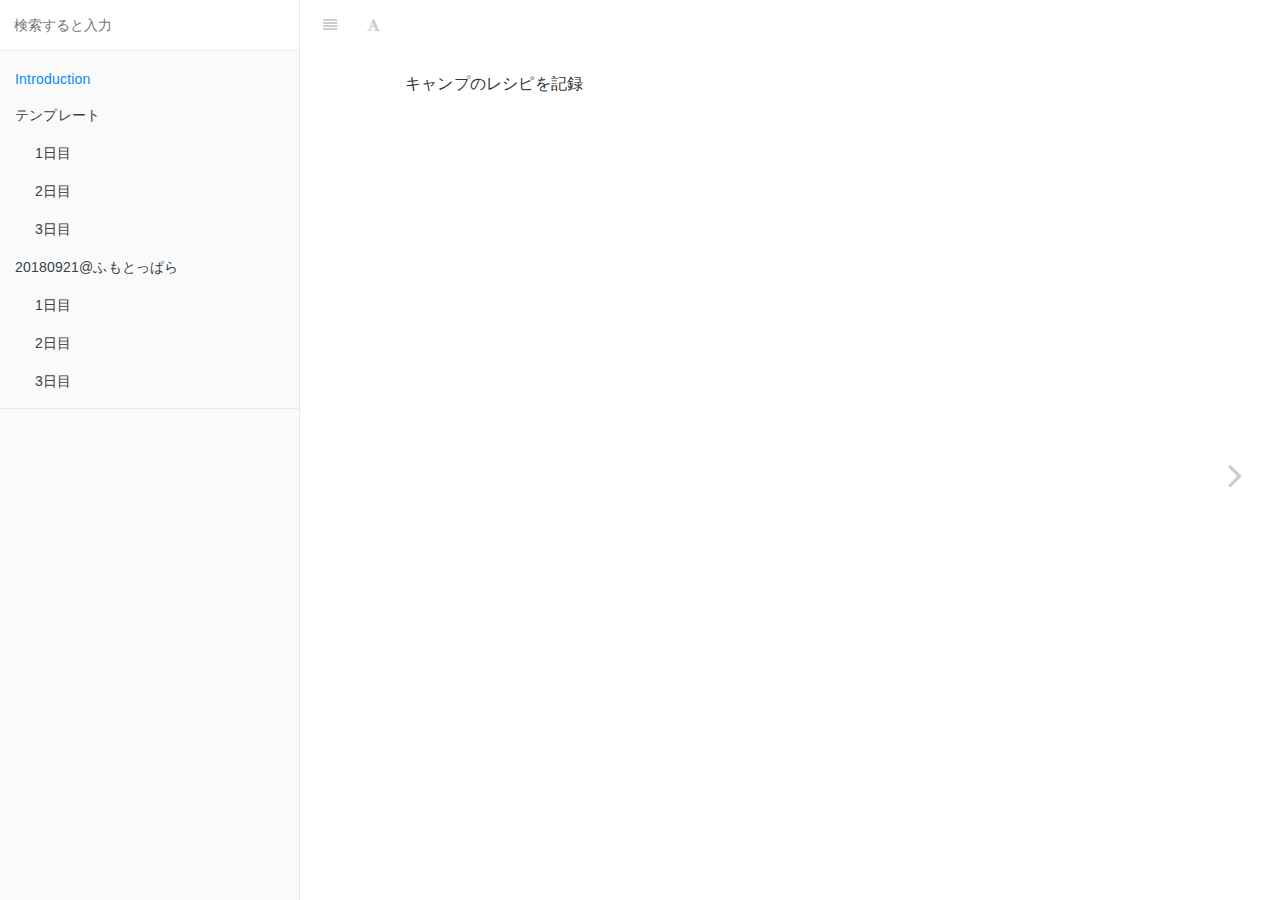
<file: docs/index.html>
<!DOCTYPE HTML>
<html lang="ja" >
    <head>
        <meta charset="UTF-8">
        <meta content="text/html; charset=utf-8" http-equiv="Content-Type">
        <title>Introduction · GitBook</title>
        <meta http-equiv="X-UA-Compatible" content="IE=edge" />
        <meta name="description" content="">
        <meta name="generator" content="GitBook 3.2.3">
        
        
        
    
    <link rel="stylesheet" href="gitbook/style.css">

    
            
                
                <link rel="stylesheet" href="gitbook/gitbook-plugin-highlight/website.css">
                
            
                
                <link rel="stylesheet" href="gitbook/gitbook-plugin-search/search.css">
                
            
                
                <link rel="stylesheet" href="gitbook/gitbook-plugin-fontsettings/website.css">
                
            
        

    

    
        
        <link rel="stylesheet" href="styles/website.css">
        
    
        
    
        
    
        
    
        
    
        
    

        
    
    
    <meta name="HandheldFriendly" content="true"/>
    <meta name="viewport" content="width=device-width, initial-scale=1, user-scalable=no">
    <meta name="apple-mobile-web-app-capable" content="yes">
    <meta name="apple-mobile-web-app-status-bar-style" content="black">
    <link rel="apple-touch-icon-precomposed" sizes="152x152" href="gitbook/images/apple-touch-icon-precomposed-152.png">
    <link rel="shortcut icon" href="gitbook/images/favicon.ico" type="image/x-icon">

    
    <link rel="next" href="contents/template.html" />
    
    

    </head>
    <body>
        
<div class="book">
    <div class="book-summary">
        
            
<div id="book-search-input" role="search">
    <input type="text" placeholder="検索すると入力" />
</div>

            
                <nav role="navigation">
                


<ul class="summary">
    
    

    

    
        
        
    
        <li class="chapter active" data-level="1.1" data-path="./">
            
                <a href="./">
            
                    
                    Introduction
            
                </a>
            

            
        </li>
    
        <li class="chapter " data-level="1.2" data-path="contents/template.html">
            
                <a href="contents/template.html">
            
                    
                    テンプレート
            
                </a>
            

            
            <ul class="articles">
                
    
        <li class="chapter " data-level="1.2.1" data-path="contents/template.html">
            
                <a href="contents/template.html#■1日目">
            
                    
                    1日目
            
                </a>
            

            
        </li>
    
        <li class="chapter " data-level="1.2.2" data-path="contents/template.html">
            
                <a href="contents/template.html#■2日目">
            
                    
                    2日目
            
                </a>
            

            
        </li>
    
        <li class="chapter " data-level="1.2.3" data-path="contents/template.html">
            
                <a href="contents/template.html#■3日目">
            
                    
                    3日目
            
                </a>
            

            
        </li>
    

            </ul>
            
        </li>
    
        <li class="chapter " data-level="1.3" data-path="contents/20180921.html">
            
                <a href="contents/20180921.html">
            
                    
                    20180921@ふもとっぱら
            
                </a>
            

            
            <ul class="articles">
                
    
        <li class="chapter " data-level="1.3.1" data-path="contents/20180921.html">
            
                <a href="contents/20180921.html#■1日目">
            
                    
                    1日目
            
                </a>
            

            
        </li>
    
        <li class="chapter " data-level="1.3.2" data-path="contents/20180921.html">
            
                <a href="contents/20180921.html#■2日目">
            
                    
                    2日目
            
                </a>
            

            
        </li>
    
        <li class="chapter " data-level="1.3.3" data-path="contents/20180921.html">
            
                <a href="contents/20180921.html#■3日目">
            
                    
                    3日目
            
                </a>
            

            
        </li>
    

            </ul>
            
        </li>
    

    

    <li class="divider"></li>

    <li>
        <a href="https://www.gitbook.com" target="blank" class="gitbook-link">
            GitBookで公開 
        </a>
    </li>
</ul>


                </nav>
            
        
    </div>

    <div class="book-body">
        
            <div class="body-inner">
                
                    

<div class="book-header" role="navigation">
    

    <!-- Title -->
    <h1>
        <i class="fa fa-circle-o-notch fa-spin"></i>
        <a href="." >Introduction</a>
    </h1>
</div>




                    <div class="page-wrapper" tabindex="-1" role="main">
                        <div class="page-inner">
                            
<div id="book-search-results">
    <div class="search-noresults">
    
                                <section class="normal markdown-section">
                                
                                <p>&#x30AD;&#x30E3;&#x30F3;&#x30D7;&#x306E;&#x30EC;&#x30B7;&#x30D4;&#x3092;&#x8A18;&#x9332;</p>

                                
                                </section>
                            
    </div>
    <div class="search-results">
        <div class="has-results">
            
            <h1 class="search-results-title"><span class='search-results-count'></span> results matching "<span class='search-query'></span>"</h1>
            <ul class="search-results-list"></ul>
            
        </div>
        <div class="no-results">
            
            <h1 class="search-results-title">No results matching "<span class='search-query'></span>"</h1>
            
        </div>
    </div>
</div>

                        </div>
                    </div>
                
            </div>

            
                
                
                <a href="contents/template.html" class="navigation navigation-next navigation-unique" aria-label="Next page: テンプレート">
                    <i class="fa fa-angle-right"></i>
                </a>
                
            
        
    </div>

    <script>
        var gitbook = gitbook || [];
        gitbook.push(function() {
            gitbook.page.hasChanged({"page":{"title":"Introduction","level":"1.1","depth":1,"next":{"title":"テンプレート","level":"1.2","depth":1,"path":"contents/template.md","ref":"contents/template.md","articles":[{"title":"1日目","level":"1.2.1","depth":2,"anchor":"#■1日目","path":"contents/template.md","ref":"contents/template.md#■1日目","articles":[]},{"title":"2日目","level":"1.2.2","depth":2,"anchor":"#■2日目","path":"contents/template.md","ref":"contents/template.md#■2日目","articles":[]},{"title":"3日目","level":"1.2.3","depth":2,"anchor":"#■3日目","path":"contents/template.md","ref":"contents/template.md#■3日目","articles":[]}]},"dir":"ltr"},"config":{"plugins":["-sharing","hide-published-with"],"styles":{"website":"styles/website.css","pdf":"styles/pdf.css","epub":"styles/epub.css","mobi":"styles/mobi.css","ebook":"styles/ebook.css","print":"styles/print.css"},"pluginsConfig":{"hide-published-with":{},"highlight":{},"search":{},"lunr":{"maxIndexSize":1000000,"ignoreSpecialCharacters":false},"fontsettings":{"theme":"white","family":"sans","size":2},"theme-default":{"styles":{"website":"styles/website.css","pdf":"styles/pdf.css","epub":"styles/epub.css","mobi":"styles/mobi.css","ebook":"styles/ebook.css","print":"styles/print.css"},"showLevel":false}},"theme":"default","pdf":{"pageNumbers":true,"fontSize":12,"fontFamily":"Arial","paperSize":"a4","chapterMark":"pagebreak","pageBreaksBefore":"/","margin":{"right":62,"left":62,"top":56,"bottom":56}},"structure":{"langs":"LANGS.md","readme":"README.md","glossary":"GLOSSARY.md","summary":"SUMMARY.md"},"variables":{},"language":"ja","gitbook":"*"},"file":{"path":"README.md","mtime":"2018-09-19T03:14:12.743Z","type":"markdown"},"gitbook":{"version":"3.2.3","time":"2018-09-20T00:59:11.154Z"},"basePath":".","book":{"language":""}});
        });
    </script>
</div>

        
    <script src="gitbook/gitbook.js"></script>
    <script src="gitbook/theme.js"></script>
    
        
        <script src="gitbook/gitbook-plugin-hide-published-with/plugin.js"></script>
        
    
        
        <script src="gitbook/gitbook-plugin-search/search-engine.js"></script>
        
    
        
        <script src="gitbook/gitbook-plugin-search/search.js"></script>
        
    
        
        <script src="gitbook/gitbook-plugin-lunr/lunr.min.js"></script>
        
    
        
        <script src="gitbook/gitbook-plugin-lunr/search-lunr.js"></script>
        
    
        
        <script src="gitbook/gitbook-plugin-fontsettings/fontsettings.js"></script>
        
    

    </body>
</html>
</file>
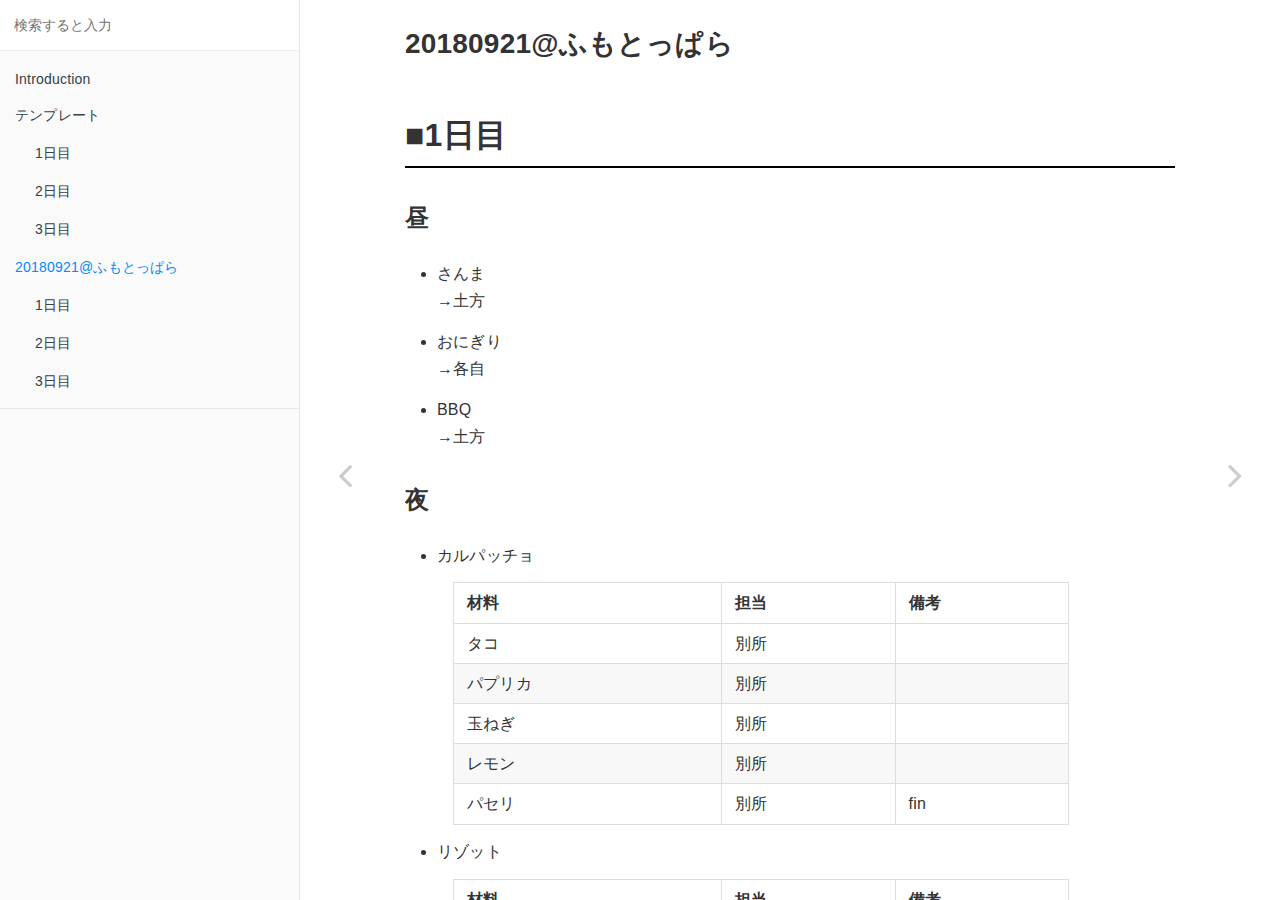
<file: docs/contents/20180921.html>
<!DOCTYPE HTML>
<html lang="ja" >
    <head>
        <meta charset="UTF-8">
        <meta content="text/html; charset=utf-8" http-equiv="Content-Type">
        <title>20180921@ふもとっぱら · GitBook</title>
        <meta http-equiv="X-UA-Compatible" content="IE=edge" />
        <meta name="description" content="">
        <meta name="generator" content="GitBook 3.2.3">
        
        
        
    
    <link rel="stylesheet" href="../gitbook/style.css">

    
            
                
                <link rel="stylesheet" href="../gitbook/gitbook-plugin-highlight/website.css">
                
            
                
                <link rel="stylesheet" href="../gitbook/gitbook-plugin-search/search.css">
                
            
                
                <link rel="stylesheet" href="../gitbook/gitbook-plugin-fontsettings/website.css">
                
            
        

    

    
        
        <link rel="stylesheet" href="../styles/website.css">
        
    
        
    
        
    
        
    
        
    
        
    

        
    
    
    <meta name="HandheldFriendly" content="true"/>
    <meta name="viewport" content="width=device-width, initial-scale=1, user-scalable=no">
    <meta name="apple-mobile-web-app-capable" content="yes">
    <meta name="apple-mobile-web-app-status-bar-style" content="black">
    <link rel="apple-touch-icon-precomposed" sizes="152x152" href="../gitbook/images/apple-touch-icon-precomposed-152.png">
    <link rel="shortcut icon" href="../gitbook/images/favicon.ico" type="image/x-icon">

    
    <link rel="next" href="20180921.html" />
    
    
    <link rel="prev" href="template.html" />
    

    </head>
    <body>
        
<div class="book">
    <div class="book-summary">
        
            
<div id="book-search-input" role="search">
    <input type="text" placeholder="検索すると入力" />
</div>

            
                <nav role="navigation">
                


<ul class="summary">
    
    

    

    
        
        
    
        <li class="chapter " data-level="1.1" data-path="../">
            
                <a href="../">
            
                    
                    Introduction
            
                </a>
            

            
        </li>
    
        <li class="chapter " data-level="1.2" data-path="template.html">
            
                <a href="template.html">
            
                    
                    テンプレート
            
                </a>
            

            
            <ul class="articles">
                
    
        <li class="chapter " data-level="1.2.1" data-path="template.html">
            
                <a href="template.html#■1日目">
            
                    
                    1日目
            
                </a>
            

            
        </li>
    
        <li class="chapter " data-level="1.2.2" data-path="template.html">
            
                <a href="template.html#■2日目">
            
                    
                    2日目
            
                </a>
            

            
        </li>
    
        <li class="chapter " data-level="1.2.3" data-path="template.html">
            
                <a href="template.html#■3日目">
            
                    
                    3日目
            
                </a>
            

            
        </li>
    

            </ul>
            
        </li>
    
        <li class="chapter active" data-level="1.3" data-path="20180921.html">
            
                <a href="20180921.html">
            
                    
                    20180921@ふもとっぱら
            
                </a>
            

            
            <ul class="articles">
                
    
        <li class="chapter " data-level="1.3.1" data-path="20180921.html">
            
                <a href="20180921.html#■1日目">
            
                    
                    1日目
            
                </a>
            

            
        </li>
    
        <li class="chapter " data-level="1.3.2" data-path="20180921.html">
            
                <a href="20180921.html#■2日目">
            
                    
                    2日目
            
                </a>
            

            
        </li>
    
        <li class="chapter " data-level="1.3.3" data-path="20180921.html">
            
                <a href="20180921.html#■3日目">
            
                    
                    3日目
            
                </a>
            

            
        </li>
    

            </ul>
            
        </li>
    

    

    <li class="divider"></li>

    <li>
        <a href="https://www.gitbook.com" target="blank" class="gitbook-link">
            GitBookで公開 
        </a>
    </li>
</ul>


                </nav>
            
        
    </div>

    <div class="book-body">
        
            <div class="body-inner">
                
                    

<div class="book-header" role="navigation">
    

    <!-- Title -->
    <h1>
        <i class="fa fa-circle-o-notch fa-spin"></i>
        <a href=".." >20180921@ふもとっぱら</a>
    </h1>
</div>




                    <div class="page-wrapper" tabindex="-1" role="main">
                        <div class="page-inner">
                            
<div id="book-search-results">
    <div class="search-noresults">
    
                                <section class="normal markdown-section">
                                
                                <h2 id="20180921&#x3075;&#x3082;&#x3068;&#x3063;&#x3071;&#x3089;">20180921@&#x3075;&#x3082;&#x3068;&#x3063;&#x3071;&#x3089;</h2>
<h1 id="&#x25A0;1&#x65E5;&#x76EE;">&#x25A0;1&#x65E5;&#x76EE;</h1>
<h3 id="&#x663C;">&#x663C;</h3>
<ul>
<li><p>&#x3055;&#x3093;&#x307E;<br>&#x2192;&#x571F;&#x65B9;</p>
</li>
<li><p>&#x304A;&#x306B;&#x304E;&#x308A;<br>&#x2192;&#x5404;&#x81EA;</p>
</li>
<li><p>BBQ<br>&#x2192;&#x571F;&#x65B9;</p>
</li>
</ul>
<h3 id="&#x591C;">&#x591C;</h3>
<ul>
<li>&#x30AB;&#x30EB;&#x30D1;&#x30C3;&#x30C1;&#x30E7;  </li>
</ul>
<table>
<thead>
<tr>
<th style="text-align:left">&#x6750;&#x6599;</th>
<th style="text-align:left">&#x62C5;&#x5F53;</th>
<th style="text-align:left">&#x5099;&#x8003;</th>
</tr>
</thead>
<tbody>
<tr>
<td style="text-align:left">&#x30BF;&#x30B3;</td>
<td style="text-align:left">&#x5225;&#x6240;</td>
<td style="text-align:left"></td>
</tr>
<tr>
<td style="text-align:left">&#x30D1;&#x30D7;&#x30EA;&#x30AB;</td>
<td style="text-align:left">&#x5225;&#x6240;</td>
<td style="text-align:left"></td>
</tr>
<tr>
<td style="text-align:left">&#x7389;&#x306D;&#x304E;</td>
<td style="text-align:left">&#x5225;&#x6240;</td>
<td style="text-align:left"></td>
</tr>
<tr>
<td style="text-align:left">&#x30EC;&#x30E2;&#x30F3;</td>
<td style="text-align:left">&#x5225;&#x6240;</td>
<td style="text-align:left"></td>
</tr>
<tr>
<td style="text-align:left">&#x30D1;&#x30BB;&#x30EA;</td>
<td style="text-align:left">&#x5225;&#x6240;</td>
<td style="text-align:left">fin</td>
</tr>
</tbody>
</table>
<ul>
<li>&#x30EA;&#x30BE;&#x30C3;&#x30C8;  </li>
</ul>
<table>
<thead>
<tr>
<th style="text-align:left">&#x6750;&#x6599;</th>
<th style="text-align:left">&#x62C5;&#x5F53;</th>
<th style="text-align:left">&#x5099;&#x8003;</th>
</tr>
</thead>
<tbody>
<tr>
<td style="text-align:left">&#x30C1;&#x30FC;&#x30BA;</td>
<td style="text-align:left">&#x5225;&#x6240;</td>
<td style="text-align:left"></td>
</tr>
<tr>
<td style="text-align:left">&#x725B;&#x4E73;</td>
<td style="text-align:left">&#x571F;&#x65B9;</td>
<td style="text-align:left"></td>
</tr>
<tr>
<td style="text-align:left">&#x304A;&#x7C73;</td>
<td style="text-align:left">&#x5225;&#x6240;</td>
<td style="text-align:left">3&#x5408;</td>
</tr>
<tr>
<td style="text-align:left">&#x7389;&#x306D;&#x304E;</td>
<td style="text-align:left">&#x5225;&#x6240;</td>
<td style="text-align:left"></td>
</tr>
<tr>
<td style="text-align:left">&#x30D9;&#x30FC;&#x30B3;&#x30F3;</td>
<td style="text-align:left">&#x5225;&#x6240;</td>
<td style="text-align:left"></td>
</tr>
<tr>
<td style="text-align:left">&#x30C8;&#x30DE;&#x30C8;</td>
<td style="text-align:left">&#x5225;&#x6240;</td>
<td style="text-align:left">fin</td>
</tr>
</tbody>
</table>
<ul>
<li>&#x30ED;&#x30FC;&#x30B9;&#x30C8;&#x30DD;&#x30FC;&#x30AF;<br>&#x2192;&#x571F;&#x65B9;</li>
</ul>
<h1 id="&#x25A0;2&#x65E5;&#x76EE;">&#x25A0;2&#x65E5;&#x76EE;</h1>
<h3 id="&#x671D;">&#x671D;</h3>
<ul>
<li><p>&#x3050;&#x308B;&#x3050;&#x308B;&#x30D1;&#x30F3;<br>&#x2192;&#x571F;&#x65B9;</p>
</li>
<li><p>&#x30D4;&#x30B6;  </p>
</li>
</ul>
<table>
<thead>
<tr>
<th style="text-align:left">&#x6750;&#x6599;</th>
<th style="text-align:left">&#x62C5;&#x5F53;</th>
<th style="text-align:left">&#x5099;&#x8003;</th>
</tr>
</thead>
<tbody>
<tr>
<td style="text-align:left">&#x30D4;&#x30B6;&#x751F;&#x5730;</td>
<td style="text-align:left">&#x571F;&#x65B9;</td>
<td style="text-align:left"></td>
</tr>
<tr>
<td style="text-align:left">&#x30D4;&#x30FC;&#x30DE;&#x30F3;</td>
<td style="text-align:left">&#x3042;&#x3084;&#x3061;&#x3083;&#x3093;</td>
<td style="text-align:left"></td>
</tr>
<tr>
<td style="text-align:left">&#x30A6;&#x30A4;&#x30F3;&#x30CA;&#x30FC;</td>
<td style="text-align:left">&#x3042;&#x3084;&#x3061;&#x3083;&#x3093;</td>
<td style="text-align:left"></td>
</tr>
<tr>
<td style="text-align:left">&#x7389;&#x306D;&#x304E;</td>
<td style="text-align:left">&#x3042;&#x3084;&#x3061;&#x3083;&#x3093;</td>
<td style="text-align:left"></td>
</tr>
<tr>
<td style="text-align:left">&#x30D0;&#x30B8;&#x30EB;</td>
<td style="text-align:left">&#x571F;&#x65B9;</td>
<td style="text-align:left">fin</td>
</tr>
</tbody>
</table>
<h3 id="&#x663C;">&#x663C;</h3>
<ul>
<li>&#x30CF;&#x30F3;&#x30D0;&#x30FC;&#x30AC;&#x30FC;  </li>
</ul>
<table>
<thead>
<tr>
<th style="text-align:left">&#x6750;&#x6599;</th>
<th style="text-align:left">&#x62C5;&#x5F53;</th>
<th style="text-align:left">&#x5099;&#x8003;</th>
</tr>
</thead>
<tbody>
<tr>
<td style="text-align:left">&#x725B;&#x8089;</td>
<td style="text-align:left">&#x571F;&#x65B9;</td>
<td style="text-align:left"></td>
</tr>
<tr>
<td style="text-align:left">&#x30C1;&#x30FC;&#x30BA;</td>
<td style="text-align:left">&#x5225;&#x6240;</td>
<td style="text-align:left"></td>
</tr>
<tr>
<td style="text-align:left">&#x30EC;&#x30BF;&#x30B9;</td>
<td style="text-align:left">&#x5225;&#x6240;</td>
<td style="text-align:left"></td>
</tr>
<tr>
<td style="text-align:left">&#x30D0;&#x30F3;&#x30BA;</td>
<td style="text-align:left">&#x571F;&#x65B9;</td>
<td style="text-align:left"></td>
</tr>
<tr>
<td style="text-align:left">&#x30C8;&#x30DE;&#x30C8;</td>
<td style="text-align:left">&#x5225;&#x6240;</td>
<td style="text-align:left">fin</td>
</tr>
</tbody>
</table>
<ul>
<li>&#x30DF;&#x30CD;&#x30B9;&#x30C8;&#x30ED;&#x30FC;&#x30CD;  </li>
</ul>
<table>
<thead>
<tr>
<th style="text-align:left">&#x6750;&#x6599;</th>
<th style="text-align:left">&#x62C5;&#x5F53;</th>
<th style="text-align:left">&#x5099;&#x8003;</th>
</tr>
</thead>
<tbody>
<tr>
<td style="text-align:left">&#x4EBA;&#x53C2;</td>
<td style="text-align:left">&#x5225;&#x6240;</td>
<td style="text-align:left"></td>
</tr>
<tr>
<td style="text-align:left">&#x3058;&#x3083;&#x304C;&#x3044;&#x3082;</td>
<td style="text-align:left">&#x5225;&#x6240;</td>
<td style="text-align:left"></td>
</tr>
<tr>
<td style="text-align:left">&#x7389;&#x306D;&#x304E;</td>
<td style="text-align:left">&#x5225;&#x6240;</td>
<td style="text-align:left"></td>
</tr>
<tr>
<td style="text-align:left">&#x30C8;&#x30DE;&#x30C8;&#x7F36;</td>
<td style="text-align:left">&#x5225;&#x6240;</td>
<td style="text-align:left"></td>
</tr>
<tr>
<td style="text-align:left">&#x30BD;&#x30FC;&#x30BB;&#x30FC;&#x30B8;</td>
<td style="text-align:left">&#x5225;&#x6240;</td>
<td style="text-align:left">fin</td>
</tr>
</tbody>
</table>
<h3 id="&#x591C;">&#x591C;</h3>
<ul>
<li>&#x3064;&#x304F;&#x306D;&#x934B;  </li>
</ul>
<table>
<thead>
<tr>
<th style="text-align:left">&#x6750;&#x6599;</th>
<th style="text-align:left">&#x62C5;&#x5F53;</th>
<th style="text-align:left">&#x5099;&#x8003;</th>
</tr>
</thead>
<tbody>
<tr>
<td style="text-align:left">&#x934B;&#x306E;&#x7D20;</td>
<td style="text-align:left">&#x571F;&#x65B9;</td>
<td style="text-align:left"></td>
</tr>
<tr>
<td style="text-align:left">&#x9D8F;&#x3064;&#x304F;&#x306D;</td>
<td style="text-align:left">&#x571F;&#x65B9;</td>
<td style="text-align:left"></td>
</tr>
<tr>
<td style="text-align:left">&#x91CE;&#x83DC;</td>
<td style="text-align:left">&#x571F;&#x65B9;</td>
<td style="text-align:left"></td>
</tr>
<tr>
<td style="text-align:left">&#x3046;&#x3069;&#x3093;</td>
<td style="text-align:left">&#x571F;&#x65B9;</td>
<td style="text-align:left">fin</td>
</tr>
</tbody>
</table>
<ul>
<li>&#x708A;&#x304D;&#x8FBC;&#x307F;&#x3054;&#x98EF;  </li>
</ul>
<table>
<thead>
<tr>
<th style="text-align:left">&#x6750;&#x6599;</th>
<th style="text-align:left">&#x62C5;&#x5F53;</th>
<th style="text-align:left">&#x5099;&#x8003;</th>
</tr>
</thead>
<tbody>
<tr>
<td style="text-align:left">&#x304A;&#x7C73;</td>
<td style="text-align:left">&#x5225;&#x6240;</td>
<td style="text-align:left">&#xFF13;&#x5408;</td>
</tr>
<tr>
<td style="text-align:left">&#x708A;&#x304D;&#x8FBC;&#x307F;&#x3054;&#x98EF;&#x306E;&#x7D20;</td>
<td style="text-align:left">&#x5225;&#x6240;</td>
<td style="text-align:left"></td>
</tr>
<tr>
<td style="text-align:left">&#x3057;&#x3081;&#x3058;</td>
<td style="text-align:left">&#x5225;&#x6240;</td>
<td style="text-align:left"></td>
</tr>
<tr>
<td style="text-align:left">&#x6CB9;&#x63DA;&#x3052;</td>
<td style="text-align:left">&#x5225;&#x6240;</td>
<td style="text-align:left"></td>
</tr>
<tr>
<td style="text-align:left">&#x4EBA;&#x53C2;</td>
<td style="text-align:left">&#x5225;&#x6240;</td>
<td style="text-align:left"></td>
</tr>
<tr>
<td style="text-align:left">&#x30A8;&#x30EA;&#x30F3;&#x30AE;</td>
<td style="text-align:left">&#x5225;&#x6240;</td>
<td style="text-align:left">fin</td>
</tr>
</tbody>
</table>
<h1 id="&#x25A0;3&#x65E5;&#x76EE;">&#x25A0;3&#x65E5;&#x76EE;</h1>
<h3 id="&#x671D;">&#x671D;</h3>
<ul>
<li>&#x30DB;&#x30C3;&#x30C8;&#x30B5;&#x30F3;&#x30C9;  </li>
</ul>
<table>
<thead>
<tr>
<th style="text-align:left">&#x6750;&#x6599;</th>
<th style="text-align:left">&#x62C5;&#x5F53;</th>
<th style="text-align:left">&#x5099;&#x8003;</th>
</tr>
</thead>
<tbody>
<tr>
<td style="text-align:left">&#x5375;</td>
<td style="text-align:left">&#x571F;&#x65B9;</td>
<td style="text-align:left"></td>
</tr>
<tr>
<td style="text-align:left">&#x30C1;&#x30FC;&#x30BA;</td>
<td style="text-align:left">&#x5225;&#x6240;</td>
<td style="text-align:left"></td>
</tr>
<tr>
<td style="text-align:left">&#x30CF;&#x30E0;</td>
<td style="text-align:left">&#x571F;&#x65B9;</td>
<td style="text-align:left"></td>
</tr>
<tr>
<td style="text-align:left">&#x98DF;&#x30D1;&#x30F3;</td>
<td style="text-align:left">&#x5225;&#x6240;</td>
<td style="text-align:left">fin</td>
</tr>
</tbody>
</table>
<ul>
<li>&#x679C;&#x7269;  </li>
</ul>
<table>
<thead>
<tr>
<th style="text-align:left">&#x6750;&#x6599;</th>
<th style="text-align:left">&#x62C5;&#x5F53;</th>
<th style="text-align:left">&#x5099;&#x8003;</th>
</tr>
</thead>
<tbody>
<tr>
<td style="text-align:left">&#x30AA;&#x30EC;&#x30F3;&#x30B8;</td>
<td style="text-align:left">&#x571F;&#x65B9;</td>
<td style="text-align:left"></td>
</tr>
<tr>
<td style="text-align:left">&#x308A;&#x3093;&#x3054;</td>
<td style="text-align:left">&#x571F;&#x65B9;</td>
<td style="text-align:left">fin</td>
</tr>
</tbody>
</table>
<h3 id="&#x663C;">&#x663C;</h3>
<ul>
<li>&#x30AB;&#x30C3;&#x30D7;&#x30E9;&#x30FC;&#x30E1;&#x30F3;  </li>
</ul>
<table>
<thead>
<tr>
<th style="text-align:left">&#x6750;&#x6599;</th>
<th style="text-align:left">&#x62C5;&#x5F53;</th>
<th style="text-align:left">&#x5099;&#x8003;</th>
</tr>
</thead>
<tbody>
<tr>
<td style="text-align:left">&#x30AB;&#x30C3;&#x30D7;&#x30E9;&#x30FC;&#x30E1;&#x30F3;</td>
<td style="text-align:left">&#x5404;&#x81EA;</td>
<td style="text-align:left">fin</td>
</tr>
</tbody>
</table>
<h2 id="&#x305D;&#x306E;&#x4ED6;">&#x305D;&#x306E;&#x4ED6;</h2>
<ul>
<li>&#x98F2;&#x307F;&#x7269;</li>
</ul>
<table>
<thead>
<tr>
<th style="text-align:left">&#x7A2E;&#x985E;</th>
<th style="text-align:left">&#x62C5;&#x5F53;</th>
<th style="text-align:left">&#x5099;&#x8003;</th>
</tr>
</thead>
<tbody>
<tr>
<td style="text-align:left">&#x304A;&#x9152;</td>
<td style="text-align:left">&#x5404;&#x81EA;</td>
<td style="text-align:left"></td>
</tr>
<tr>
<td style="text-align:left">&#x6C34;</td>
<td style="text-align:left">&#x5404;&#x81EA;</td>
<td style="text-align:left">2L&#xD7;4&#x672C;</td>
</tr>
<tr>
<td style="text-align:left">&#x304A;&#x8336;</td>
<td style="text-align:left">&#x5404;&#x81EA;</td>
<td style="text-align:left">2L&#xD7;2&#x672C;</td>
</tr>
<tr>
<td style="text-align:left">&#x70AD;&#x9178;</td>
<td style="text-align:left">&#x5404;&#x81EA;</td>
<td style="text-align:left"></td>
</tr>
<tr>
<td style="text-align:left">&#x30B3;&#x30FC;&#x30D2;&#x30FC;</td>
<td style="text-align:left">&#x571F;&#x65B9;</td>
<td style="text-align:left"></td>
</tr>
<tr>
<td style="text-align:left">&#x30DD;&#x30BF;&#x30FC;&#x30B8;&#x30E5;</td>
<td style="text-align:left">&#x5404;&#x81EA;</td>
<td style="text-align:left">fin</td>
</tr>
</tbody>
</table>
<ul>
<li>&#x30DB;&#x30C3;&#x30C8;&#x30B1;&#x30FC;&#x30AD;</li>
</ul>
<table>
<thead>
<tr>
<th style="text-align:left">&#x6750;&#x6599;</th>
<th style="text-align:left">&#x62C5;&#x5F53;</th>
<th style="text-align:left">&#x5099;&#x8003;</th>
</tr>
</thead>
<tbody>
<tr>
<td style="text-align:left">&#x751F;&#x30AF;&#x30EA;&#x30FC;&#x30E0;</td>
<td style="text-align:left">&#x5225;&#x6240;or&#x571F;&#x65B9;</td>
<td style="text-align:left"></td>
</tr>
<tr>
<td style="text-align:left">&#x30D6;&#x30EB;&#x30FC;&#x30D9;&#x30EA;&#x30FC;</td>
<td style="text-align:left">&#x62C5;&#x5F53;2</td>
<td style="text-align:left"></td>
</tr>
<tr>
<td style="text-align:left">&#x30E1;&#x30FC;&#x30D7;&#x30EB;&#x30B7;&#x30ED;&#x30C3;&#x30D7;</td>
<td style="text-align:left">&#x62C5;&#x5F53;3</td>
<td style="text-align:left"></td>
</tr>
<tr>
<td style="text-align:left">&#x30C1;&#x30E7;&#x30B3;&#x30BD;&#x30FC;&#x30B9;</td>
<td style="text-align:left">&#x62C5;&#x5F53;4</td>
<td style="text-align:left"></td>
</tr>
<tr>
<td style="text-align:left">&#x30DB;&#x30C3;&#x30C8;&#x30B1;&#x30FC;&#x30AD;&#x306E;&#x7D20;</td>
<td style="text-align:left">&#x62C5;&#x5F53;4</td>
<td style="text-align:left">fin</td>
</tr>
</tbody>
</table>
<ul>
<li>&#x30B9;&#x30E2;&#x30A2;</li>
</ul>
<table>
<thead>
<tr>
<th style="text-align:left">&#x6750;&#x6599;</th>
<th style="text-align:left">&#x62C5;&#x5F53;</th>
<th style="text-align:left">&#x5099;&#x8003;</th>
</tr>
</thead>
<tbody>
<tr>
<td style="text-align:left">&#x30DE;&#x30B7;&#x30E5;&#x30DE;&#x30ED;</td>
<td style="text-align:left">&#x5225;&#x6240;</td>
<td style="text-align:left"></td>
</tr>
<tr>
<td style="text-align:left">&#x30D3;&#x30B9;&#x30B1;&#x30C3;&#x30C8;</td>
<td style="text-align:left">&#x5225;&#x6240;</td>
<td style="text-align:left"></td>
</tr>
<tr>
<td style="text-align:left">&#x30C1;&#x30E7;&#x30B3;&#x30EC;&#x30FC;&#x30C8;</td>
<td style="text-align:left">&#x5225;&#x6240;</td>
<td style="text-align:left">fin</td>
</tr>
</tbody>
</table>
<ul>
<li>&#x304A;&#x83D3;&#x5B50;<br>&#x2192;&#x5404;&#x81EA;</li>
</ul>

                                
                                </section>
                            
    </div>
    <div class="search-results">
        <div class="has-results">
            
            <h1 class="search-results-title"><span class='search-results-count'></span> results matching "<span class='search-query'></span>"</h1>
            <ul class="search-results-list"></ul>
            
        </div>
        <div class="no-results">
            
            <h1 class="search-results-title">No results matching "<span class='search-query'></span>"</h1>
            
        </div>
    </div>
</div>

                        </div>
                    </div>
                
            </div>

            
                
                <a href="template.html#■3日目" class="navigation navigation-prev " aria-label="Previous page: 3日目">
                    <i class="fa fa-angle-left"></i>
                </a>
                
                
                <a href="20180921.html#■1日目" class="navigation navigation-next " aria-label="Next page: 1日目">
                    <i class="fa fa-angle-right"></i>
                </a>
                
            
        
    </div>

    <script>
        var gitbook = gitbook || [];
        gitbook.push(function() {
            gitbook.page.hasChanged({"page":{"title":"20180921@ふもとっぱら","level":"1.3","depth":1,"next":{"title":"1日目","level":"1.3.1","depth":2,"anchor":"#■1日目","path":"contents/20180921.md","ref":"contents/20180921.md#■1日目","articles":[]},"previous":{"title":"3日目","level":"1.2.3","depth":2,"anchor":"#■3日目","path":"contents/template.md","ref":"contents/template.md#■3日目","articles":[]},"dir":"ltr"},"config":{"plugins":["-sharing","hide-published-with"],"styles":{"website":"styles/website.css","pdf":"styles/pdf.css","epub":"styles/epub.css","mobi":"styles/mobi.css","ebook":"styles/ebook.css","print":"styles/print.css"},"pluginsConfig":{"hide-published-with":{},"highlight":{},"search":{},"lunr":{"maxIndexSize":1000000,"ignoreSpecialCharacters":false},"fontsettings":{"theme":"white","family":"sans","size":2},"theme-default":{"styles":{"website":"styles/website.css","pdf":"styles/pdf.css","epub":"styles/epub.css","mobi":"styles/mobi.css","ebook":"styles/ebook.css","print":"styles/print.css"},"showLevel":false}},"theme":"default","pdf":{"pageNumbers":true,"fontSize":12,"fontFamily":"Arial","paperSize":"a4","chapterMark":"pagebreak","pageBreaksBefore":"/","margin":{"right":62,"left":62,"top":56,"bottom":56}},"structure":{"langs":"LANGS.md","readme":"README.md","glossary":"GLOSSARY.md","summary":"SUMMARY.md"},"variables":{},"language":"ja","gitbook":"*"},"file":{"path":"contents/20180921.md","mtime":"2018-09-20T00:54:24.918Z","type":"markdown"},"gitbook":{"version":"3.2.3","time":"2018-09-20T00:59:11.154Z"},"basePath":"..","book":{"language":""}});
        });
    </script>
</div>

        
    <script src="../gitbook/gitbook.js"></script>
    <script src="../gitbook/theme.js"></script>
    
        
        <script src="../gitbook/gitbook-plugin-hide-published-with/plugin.js"></script>
        
    
        
        <script src="../gitbook/gitbook-plugin-search/search-engine.js"></script>
        
    
        
        <script src="../gitbook/gitbook-plugin-search/search.js"></script>
        
    
        
        <script src="../gitbook/gitbook-plugin-lunr/lunr.min.js"></script>
        
    
        
        <script src="../gitbook/gitbook-plugin-lunr/search-lunr.js"></script>
        
    
        
        <script src="../gitbook/gitbook-plugin-fontsettings/fontsettings.js"></script>
        
    

    </body>
</html>
</file>
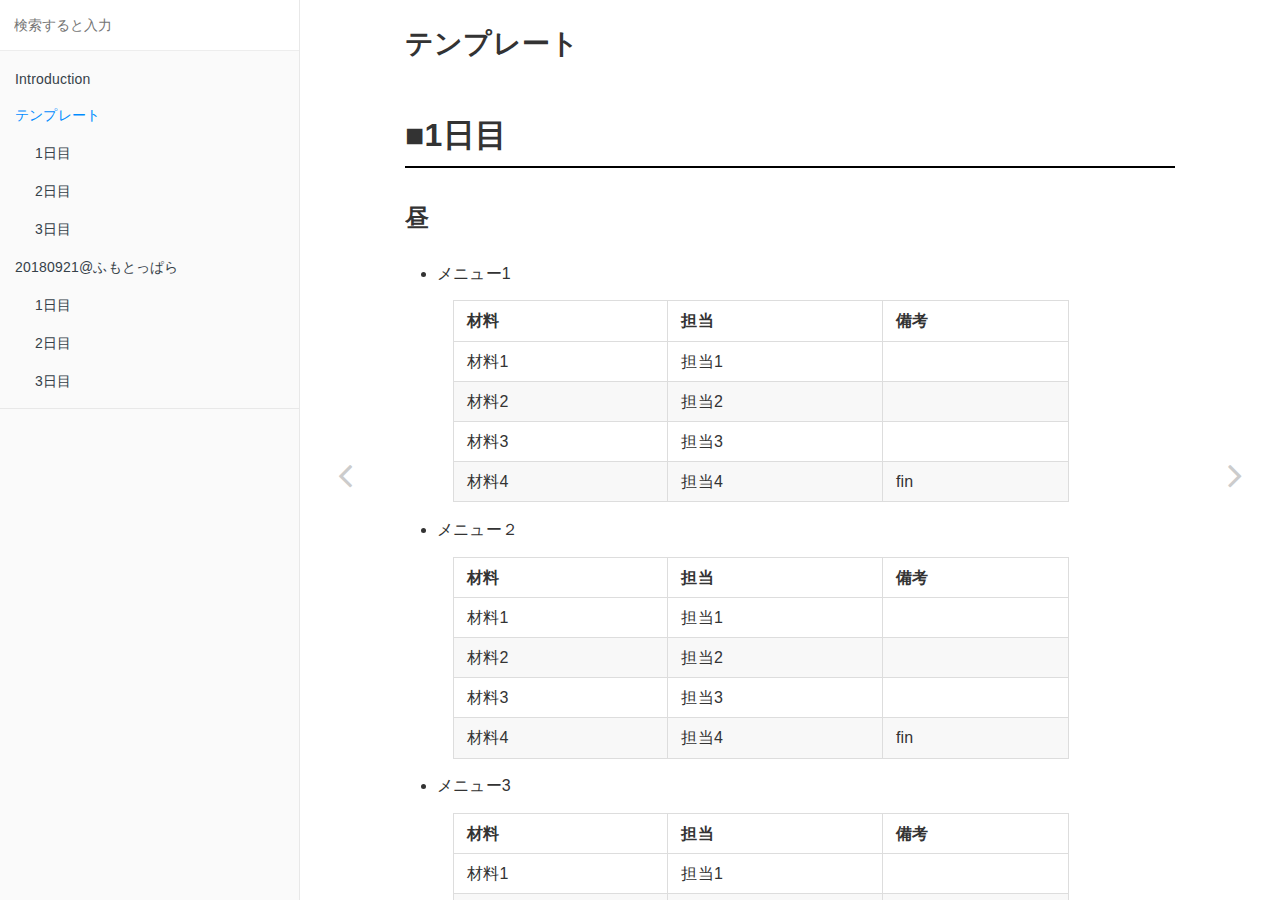
<file: docs/contents/template.html>
<!DOCTYPE HTML>
<html lang="ja" >
    <head>
        <meta charset="UTF-8">
        <meta content="text/html; charset=utf-8" http-equiv="Content-Type">
        <title>テンプレート · GitBook</title>
        <meta http-equiv="X-UA-Compatible" content="IE=edge" />
        <meta name="description" content="">
        <meta name="generator" content="GitBook 3.2.3">
        
        
        
    
    <link rel="stylesheet" href="../gitbook/style.css">

    
            
                
                <link rel="stylesheet" href="../gitbook/gitbook-plugin-highlight/website.css">
                
            
                
                <link rel="stylesheet" href="../gitbook/gitbook-plugin-search/search.css">
                
            
                
                <link rel="stylesheet" href="../gitbook/gitbook-plugin-fontsettings/website.css">
                
            
        

    

    
        
        <link rel="stylesheet" href="../styles/website.css">
        
    
        
    
        
    
        
    
        
    
        
    

        
    
    
    <meta name="HandheldFriendly" content="true"/>
    <meta name="viewport" content="width=device-width, initial-scale=1, user-scalable=no">
    <meta name="apple-mobile-web-app-capable" content="yes">
    <meta name="apple-mobile-web-app-status-bar-style" content="black">
    <link rel="apple-touch-icon-precomposed" sizes="152x152" href="../gitbook/images/apple-touch-icon-precomposed-152.png">
    <link rel="shortcut icon" href="../gitbook/images/favicon.ico" type="image/x-icon">

    
    <link rel="next" href="template.html" />
    
    
    <link rel="prev" href="../" />
    

    </head>
    <body>
        
<div class="book">
    <div class="book-summary">
        
            
<div id="book-search-input" role="search">
    <input type="text" placeholder="検索すると入力" />
</div>

            
                <nav role="navigation">
                


<ul class="summary">
    
    

    

    
        
        
    
        <li class="chapter " data-level="1.1" data-path="../">
            
                <a href="../">
            
                    
                    Introduction
            
                </a>
            

            
        </li>
    
        <li class="chapter active" data-level="1.2" data-path="template.html">
            
                <a href="template.html">
            
                    
                    テンプレート
            
                </a>
            

            
            <ul class="articles">
                
    
        <li class="chapter " data-level="1.2.1" data-path="template.html">
            
                <a href="template.html#■1日目">
            
                    
                    1日目
            
                </a>
            

            
        </li>
    
        <li class="chapter " data-level="1.2.2" data-path="template.html">
            
                <a href="template.html#■2日目">
            
                    
                    2日目
            
                </a>
            

            
        </li>
    
        <li class="chapter " data-level="1.2.3" data-path="template.html">
            
                <a href="template.html#■3日目">
            
                    
                    3日目
            
                </a>
            

            
        </li>
    

            </ul>
            
        </li>
    
        <li class="chapter " data-level="1.3" data-path="20180921.html">
            
                <a href="20180921.html">
            
                    
                    20180921@ふもとっぱら
            
                </a>
            

            
            <ul class="articles">
                
    
        <li class="chapter " data-level="1.3.1" data-path="20180921.html">
            
                <a href="20180921.html#■1日目">
            
                    
                    1日目
            
                </a>
            

            
        </li>
    
        <li class="chapter " data-level="1.3.2" data-path="20180921.html">
            
                <a href="20180921.html#■2日目">
            
                    
                    2日目
            
                </a>
            

            
        </li>
    
        <li class="chapter " data-level="1.3.3" data-path="20180921.html">
            
                <a href="20180921.html#■3日目">
            
                    
                    3日目
            
                </a>
            

            
        </li>
    

            </ul>
            
        </li>
    

    

    <li class="divider"></li>

    <li>
        <a href="https://www.gitbook.com" target="blank" class="gitbook-link">
            GitBookで公開 
        </a>
    </li>
</ul>


                </nav>
            
        
    </div>

    <div class="book-body">
        
            <div class="body-inner">
                
                    

<div class="book-header" role="navigation">
    

    <!-- Title -->
    <h1>
        <i class="fa fa-circle-o-notch fa-spin"></i>
        <a href=".." >テンプレート</a>
    </h1>
</div>




                    <div class="page-wrapper" tabindex="-1" role="main">
                        <div class="page-inner">
                            
<div id="book-search-results">
    <div class="search-noresults">
    
                                <section class="normal markdown-section">
                                
                                <h2 id="&#x30C6;&#x30F3;&#x30D7;&#x30EC;&#x30FC;&#x30C8;">&#x30C6;&#x30F3;&#x30D7;&#x30EC;&#x30FC;&#x30C8;</h2>
<h1 id="&#x25A0;1&#x65E5;&#x76EE;">&#x25A0;1&#x65E5;&#x76EE;</h1>
<h3 id="&#x663C;">&#x663C;</h3>
<ul>
<li>&#x30E1;&#x30CB;&#x30E5;&#x30FC;1  </li>
</ul>
<table>
<thead>
<tr>
<th style="text-align:left">&#x6750;&#x6599;</th>
<th style="text-align:left">&#x62C5;&#x5F53;</th>
<th style="text-align:left">&#x5099;&#x8003;</th>
</tr>
</thead>
<tbody>
<tr>
<td style="text-align:left">&#x6750;&#x6599;1</td>
<td style="text-align:left">&#x62C5;&#x5F53;1</td>
<td style="text-align:left"></td>
</tr>
<tr>
<td style="text-align:left">&#x6750;&#x6599;2</td>
<td style="text-align:left">&#x62C5;&#x5F53;2</td>
<td style="text-align:left"></td>
</tr>
<tr>
<td style="text-align:left">&#x6750;&#x6599;3</td>
<td style="text-align:left">&#x62C5;&#x5F53;3</td>
<td style="text-align:left"></td>
</tr>
<tr>
<td style="text-align:left">&#x6750;&#x6599;4</td>
<td style="text-align:left">&#x62C5;&#x5F53;4</td>
<td style="text-align:left">fin</td>
</tr>
</tbody>
</table>
<ul>
<li>&#x30E1;&#x30CB;&#x30E5;&#x30FC;&#xFF12;  </li>
</ul>
<table>
<thead>
<tr>
<th style="text-align:left">&#x6750;&#x6599;</th>
<th style="text-align:left">&#x62C5;&#x5F53;</th>
<th style="text-align:left">&#x5099;&#x8003;</th>
</tr>
</thead>
<tbody>
<tr>
<td style="text-align:left">&#x6750;&#x6599;1</td>
<td style="text-align:left">&#x62C5;&#x5F53;1</td>
<td style="text-align:left"></td>
</tr>
<tr>
<td style="text-align:left">&#x6750;&#x6599;2</td>
<td style="text-align:left">&#x62C5;&#x5F53;2</td>
<td style="text-align:left"></td>
</tr>
<tr>
<td style="text-align:left">&#x6750;&#x6599;3</td>
<td style="text-align:left">&#x62C5;&#x5F53;3</td>
<td style="text-align:left"></td>
</tr>
<tr>
<td style="text-align:left">&#x6750;&#x6599;4</td>
<td style="text-align:left">&#x62C5;&#x5F53;4</td>
<td style="text-align:left">fin</td>
</tr>
</tbody>
</table>
<ul>
<li>&#x30E1;&#x30CB;&#x30E5;&#x30FC;3  </li>
</ul>
<table>
<thead>
<tr>
<th style="text-align:left">&#x6750;&#x6599;</th>
<th style="text-align:left">&#x62C5;&#x5F53;</th>
<th style="text-align:left">&#x5099;&#x8003;</th>
</tr>
</thead>
<tbody>
<tr>
<td style="text-align:left">&#x6750;&#x6599;1</td>
<td style="text-align:left">&#x62C5;&#x5F53;1</td>
<td style="text-align:left"></td>
</tr>
<tr>
<td style="text-align:left">&#x6750;&#x6599;2</td>
<td style="text-align:left">&#x62C5;&#x5F53;2</td>
<td style="text-align:left"></td>
</tr>
<tr>
<td style="text-align:left">&#x6750;&#x6599;3</td>
<td style="text-align:left">&#x62C5;&#x5F53;3</td>
<td style="text-align:left"></td>
</tr>
<tr>
<td style="text-align:left">&#x6750;&#x6599;4</td>
<td style="text-align:left">&#x62C5;&#x5F53;4</td>
<td style="text-align:left">fin</td>
</tr>
</tbody>
</table>
<ul>
<li>&#x30E1;&#x30CB;&#x30E5;&#x30FC;4  </li>
</ul>
<table>
<thead>
<tr>
<th style="text-align:left">&#x6750;&#x6599;</th>
<th style="text-align:left">&#x62C5;&#x5F53;</th>
<th style="text-align:left">&#x5099;&#x8003;</th>
</tr>
</thead>
<tbody>
<tr>
<td style="text-align:left">&#x6750;&#x6599;1</td>
<td style="text-align:left">&#x62C5;&#x5F53;1</td>
<td style="text-align:left"></td>
</tr>
<tr>
<td style="text-align:left">&#x6750;&#x6599;2</td>
<td style="text-align:left">&#x62C5;&#x5F53;2</td>
<td style="text-align:left"></td>
</tr>
<tr>
<td style="text-align:left">&#x6750;&#x6599;3</td>
<td style="text-align:left">&#x62C5;&#x5F53;3</td>
<td style="text-align:left"></td>
</tr>
<tr>
<td style="text-align:left">&#x6750;&#x6599;4</td>
<td style="text-align:left">&#x62C5;&#x5F53;4</td>
<td style="text-align:left">fin</td>
</tr>
</tbody>
</table>
<h3 id="&#x591C;">&#x591C;</h3>
<ul>
<li>&#x30E1;&#x30CB;&#x30E5;&#x30FC;1  </li>
</ul>
<table>
<thead>
<tr>
<th style="text-align:left">&#x6750;&#x6599;</th>
<th style="text-align:left">&#x62C5;&#x5F53;</th>
<th style="text-align:left">&#x5099;&#x8003;</th>
</tr>
</thead>
<tbody>
<tr>
<td style="text-align:left">&#x6750;&#x6599;1</td>
<td style="text-align:left">&#x62C5;&#x5F53;1</td>
<td style="text-align:left"></td>
</tr>
<tr>
<td style="text-align:left">&#x6750;&#x6599;2</td>
<td style="text-align:left">&#x62C5;&#x5F53;2</td>
<td style="text-align:left"></td>
</tr>
<tr>
<td style="text-align:left">&#x6750;&#x6599;3</td>
<td style="text-align:left">&#x62C5;&#x5F53;3</td>
<td style="text-align:left"></td>
</tr>
<tr>
<td style="text-align:left">&#x6750;&#x6599;4</td>
<td style="text-align:left">&#x62C5;&#x5F53;4</td>
<td style="text-align:left">fin</td>
</tr>
</tbody>
</table>
<ul>
<li>&#x30E1;&#x30CB;&#x30E5;&#x30FC;&#xFF12;  </li>
</ul>
<table>
<thead>
<tr>
<th style="text-align:left">&#x6750;&#x6599;</th>
<th style="text-align:left">&#x62C5;&#x5F53;</th>
<th style="text-align:left">&#x5099;&#x8003;</th>
</tr>
</thead>
<tbody>
<tr>
<td style="text-align:left">&#x6750;&#x6599;1</td>
<td style="text-align:left">&#x62C5;&#x5F53;1</td>
<td style="text-align:left"></td>
</tr>
<tr>
<td style="text-align:left">&#x6750;&#x6599;2</td>
<td style="text-align:left">&#x62C5;&#x5F53;2</td>
<td style="text-align:left"></td>
</tr>
<tr>
<td style="text-align:left">&#x6750;&#x6599;3</td>
<td style="text-align:left">&#x62C5;&#x5F53;3</td>
<td style="text-align:left"></td>
</tr>
<tr>
<td style="text-align:left">&#x6750;&#x6599;4</td>
<td style="text-align:left">&#x62C5;&#x5F53;4</td>
<td style="text-align:left">fin</td>
</tr>
</tbody>
</table>
<ul>
<li>&#x30E1;&#x30CB;&#x30E5;&#x30FC;3  </li>
</ul>
<table>
<thead>
<tr>
<th style="text-align:left">&#x6750;&#x6599;</th>
<th style="text-align:left">&#x62C5;&#x5F53;</th>
<th style="text-align:left">&#x5099;&#x8003;</th>
</tr>
</thead>
<tbody>
<tr>
<td style="text-align:left">&#x6750;&#x6599;1</td>
<td style="text-align:left">&#x62C5;&#x5F53;1</td>
<td style="text-align:left"></td>
</tr>
<tr>
<td style="text-align:left">&#x6750;&#x6599;2</td>
<td style="text-align:left">&#x62C5;&#x5F53;2</td>
<td style="text-align:left"></td>
</tr>
<tr>
<td style="text-align:left">&#x6750;&#x6599;3</td>
<td style="text-align:left">&#x62C5;&#x5F53;3</td>
<td style="text-align:left"></td>
</tr>
<tr>
<td style="text-align:left">&#x6750;&#x6599;4</td>
<td style="text-align:left">&#x62C5;&#x5F53;4</td>
<td style="text-align:left">fin</td>
</tr>
</tbody>
</table>
<ul>
<li>&#x30E1;&#x30CB;&#x30E5;&#x30FC;4  </li>
</ul>
<table>
<thead>
<tr>
<th style="text-align:left">&#x6750;&#x6599;</th>
<th style="text-align:left">&#x62C5;&#x5F53;</th>
<th style="text-align:left">&#x5099;&#x8003;</th>
</tr>
</thead>
<tbody>
<tr>
<td style="text-align:left">&#x6750;&#x6599;1</td>
<td style="text-align:left">&#x62C5;&#x5F53;1</td>
<td style="text-align:left"></td>
</tr>
<tr>
<td style="text-align:left">&#x6750;&#x6599;2</td>
<td style="text-align:left">&#x62C5;&#x5F53;2</td>
<td style="text-align:left"></td>
</tr>
<tr>
<td style="text-align:left">&#x6750;&#x6599;3</td>
<td style="text-align:left">&#x62C5;&#x5F53;3</td>
<td style="text-align:left"></td>
</tr>
<tr>
<td style="text-align:left">&#x6750;&#x6599;4</td>
<td style="text-align:left">&#x62C5;&#x5F53;4</td>
<td style="text-align:left">fin</td>
</tr>
</tbody>
</table>
<h1 id="&#x25A0;2&#x65E5;&#x76EE;">&#x25A0;2&#x65E5;&#x76EE;</h1>
<h3 id="&#x671D;">&#x671D;</h3>
<ul>
<li>&#x30E1;&#x30CB;&#x30E5;&#x30FC;1  </li>
</ul>
<table>
<thead>
<tr>
<th style="text-align:left">&#x6750;&#x6599;</th>
<th style="text-align:left">&#x62C5;&#x5F53;</th>
<th style="text-align:left">&#x5099;&#x8003;</th>
</tr>
</thead>
<tbody>
<tr>
<td style="text-align:left">&#x6750;&#x6599;1</td>
<td style="text-align:left">&#x62C5;&#x5F53;1</td>
<td style="text-align:left"></td>
</tr>
<tr>
<td style="text-align:left">&#x6750;&#x6599;2</td>
<td style="text-align:left">&#x62C5;&#x5F53;2</td>
<td style="text-align:left"></td>
</tr>
<tr>
<td style="text-align:left">&#x6750;&#x6599;3</td>
<td style="text-align:left">&#x62C5;&#x5F53;3</td>
<td style="text-align:left"></td>
</tr>
<tr>
<td style="text-align:left">&#x6750;&#x6599;4</td>
<td style="text-align:left">&#x62C5;&#x5F53;4</td>
<td style="text-align:left">fin</td>
</tr>
</tbody>
</table>
<ul>
<li>&#x30E1;&#x30CB;&#x30E5;&#x30FC;&#xFF12;  </li>
</ul>
<table>
<thead>
<tr>
<th style="text-align:left">&#x6750;&#x6599;</th>
<th style="text-align:left">&#x62C5;&#x5F53;</th>
<th style="text-align:left">&#x5099;&#x8003;</th>
</tr>
</thead>
<tbody>
<tr>
<td style="text-align:left">&#x6750;&#x6599;1</td>
<td style="text-align:left">&#x62C5;&#x5F53;1</td>
<td style="text-align:left"></td>
</tr>
<tr>
<td style="text-align:left">&#x6750;&#x6599;2</td>
<td style="text-align:left">&#x62C5;&#x5F53;2</td>
<td style="text-align:left"></td>
</tr>
<tr>
<td style="text-align:left">&#x6750;&#x6599;3</td>
<td style="text-align:left">&#x62C5;&#x5F53;3</td>
<td style="text-align:left"></td>
</tr>
<tr>
<td style="text-align:left">&#x6750;&#x6599;4</td>
<td style="text-align:left">&#x62C5;&#x5F53;4</td>
<td style="text-align:left">fin</td>
</tr>
</tbody>
</table>
<ul>
<li>&#x30E1;&#x30CB;&#x30E5;&#x30FC;3  </li>
</ul>
<table>
<thead>
<tr>
<th style="text-align:left">&#x6750;&#x6599;</th>
<th style="text-align:left">&#x62C5;&#x5F53;</th>
<th style="text-align:left">&#x5099;&#x8003;</th>
</tr>
</thead>
<tbody>
<tr>
<td style="text-align:left">&#x6750;&#x6599;1</td>
<td style="text-align:left">&#x62C5;&#x5F53;1</td>
<td style="text-align:left"></td>
</tr>
<tr>
<td style="text-align:left">&#x6750;&#x6599;2</td>
<td style="text-align:left">&#x62C5;&#x5F53;2</td>
<td style="text-align:left"></td>
</tr>
<tr>
<td style="text-align:left">&#x6750;&#x6599;3</td>
<td style="text-align:left">&#x62C5;&#x5F53;3</td>
<td style="text-align:left"></td>
</tr>
<tr>
<td style="text-align:left">&#x6750;&#x6599;4</td>
<td style="text-align:left">&#x62C5;&#x5F53;4</td>
<td style="text-align:left">fin</td>
</tr>
</tbody>
</table>
<ul>
<li>&#x30E1;&#x30CB;&#x30E5;&#x30FC;4  </li>
</ul>
<table>
<thead>
<tr>
<th style="text-align:left">&#x6750;&#x6599;</th>
<th style="text-align:left">&#x62C5;&#x5F53;</th>
<th style="text-align:left">&#x5099;&#x8003;</th>
</tr>
</thead>
<tbody>
<tr>
<td style="text-align:left">&#x6750;&#x6599;1</td>
<td style="text-align:left">&#x62C5;&#x5F53;1</td>
<td style="text-align:left"></td>
</tr>
<tr>
<td style="text-align:left">&#x6750;&#x6599;2</td>
<td style="text-align:left">&#x62C5;&#x5F53;2</td>
<td style="text-align:left"></td>
</tr>
<tr>
<td style="text-align:left">&#x6750;&#x6599;3</td>
<td style="text-align:left">&#x62C5;&#x5F53;3</td>
<td style="text-align:left"></td>
</tr>
<tr>
<td style="text-align:left">&#x6750;&#x6599;4</td>
<td style="text-align:left">&#x62C5;&#x5F53;4</td>
<td style="text-align:left">fin</td>
</tr>
</tbody>
</table>
<h3 id="&#x663C;">&#x663C;</h3>
<ul>
<li>&#x30E1;&#x30CB;&#x30E5;&#x30FC;1  </li>
</ul>
<table>
<thead>
<tr>
<th style="text-align:left">&#x6750;&#x6599;</th>
<th style="text-align:left">&#x62C5;&#x5F53;</th>
<th style="text-align:left">&#x5099;&#x8003;</th>
</tr>
</thead>
<tbody>
<tr>
<td style="text-align:left">&#x6750;&#x6599;1</td>
<td style="text-align:left">&#x62C5;&#x5F53;1</td>
<td style="text-align:left"></td>
</tr>
<tr>
<td style="text-align:left">&#x6750;&#x6599;2</td>
<td style="text-align:left">&#x62C5;&#x5F53;2</td>
<td style="text-align:left"></td>
</tr>
<tr>
<td style="text-align:left">&#x6750;&#x6599;3</td>
<td style="text-align:left">&#x62C5;&#x5F53;3</td>
<td style="text-align:left"></td>
</tr>
<tr>
<td style="text-align:left">&#x6750;&#x6599;4</td>
<td style="text-align:left">&#x62C5;&#x5F53;4</td>
<td style="text-align:left">fin</td>
</tr>
</tbody>
</table>
<ul>
<li>&#x30E1;&#x30CB;&#x30E5;&#x30FC;&#xFF12;  </li>
</ul>
<table>
<thead>
<tr>
<th style="text-align:left">&#x6750;&#x6599;</th>
<th style="text-align:left">&#x62C5;&#x5F53;</th>
<th style="text-align:left">&#x5099;&#x8003;</th>
</tr>
</thead>
<tbody>
<tr>
<td style="text-align:left">&#x6750;&#x6599;1</td>
<td style="text-align:left">&#x62C5;&#x5F53;1</td>
<td style="text-align:left"></td>
</tr>
<tr>
<td style="text-align:left">&#x6750;&#x6599;2</td>
<td style="text-align:left">&#x62C5;&#x5F53;2</td>
<td style="text-align:left"></td>
</tr>
<tr>
<td style="text-align:left">&#x6750;&#x6599;3</td>
<td style="text-align:left">&#x62C5;&#x5F53;3</td>
<td style="text-align:left"></td>
</tr>
<tr>
<td style="text-align:left">&#x6750;&#x6599;4</td>
<td style="text-align:left">&#x62C5;&#x5F53;4</td>
<td style="text-align:left">fin</td>
</tr>
</tbody>
</table>
<ul>
<li>&#x30E1;&#x30CB;&#x30E5;&#x30FC;3  </li>
</ul>
<table>
<thead>
<tr>
<th style="text-align:left">&#x6750;&#x6599;</th>
<th style="text-align:left">&#x62C5;&#x5F53;</th>
<th style="text-align:left">&#x5099;&#x8003;</th>
</tr>
</thead>
<tbody>
<tr>
<td style="text-align:left">&#x6750;&#x6599;1</td>
<td style="text-align:left">&#x62C5;&#x5F53;1</td>
<td style="text-align:left"></td>
</tr>
<tr>
<td style="text-align:left">&#x6750;&#x6599;2</td>
<td style="text-align:left">&#x62C5;&#x5F53;2</td>
<td style="text-align:left"></td>
</tr>
<tr>
<td style="text-align:left">&#x6750;&#x6599;3</td>
<td style="text-align:left">&#x62C5;&#x5F53;3</td>
<td style="text-align:left"></td>
</tr>
<tr>
<td style="text-align:left">&#x6750;&#x6599;4</td>
<td style="text-align:left">&#x62C5;&#x5F53;4</td>
<td style="text-align:left">fin</td>
</tr>
</tbody>
</table>
<ul>
<li>&#x30E1;&#x30CB;&#x30E5;&#x30FC;4  </li>
</ul>
<table>
<thead>
<tr>
<th style="text-align:left">&#x6750;&#x6599;</th>
<th style="text-align:left">&#x62C5;&#x5F53;</th>
<th style="text-align:left">&#x5099;&#x8003;</th>
</tr>
</thead>
<tbody>
<tr>
<td style="text-align:left">&#x6750;&#x6599;1</td>
<td style="text-align:left">&#x62C5;&#x5F53;1</td>
<td style="text-align:left"></td>
</tr>
<tr>
<td style="text-align:left">&#x6750;&#x6599;2</td>
<td style="text-align:left">&#x62C5;&#x5F53;2</td>
<td style="text-align:left"></td>
</tr>
<tr>
<td style="text-align:left">&#x6750;&#x6599;3</td>
<td style="text-align:left">&#x62C5;&#x5F53;3</td>
<td style="text-align:left"></td>
</tr>
<tr>
<td style="text-align:left">&#x6750;&#x6599;4</td>
<td style="text-align:left">&#x62C5;&#x5F53;4</td>
<td style="text-align:left">fin</td>
</tr>
</tbody>
</table>
<h3 id="&#x591C;">&#x591C;</h3>
<ul>
<li>&#x30E1;&#x30CB;&#x30E5;&#x30FC;1  </li>
</ul>
<table>
<thead>
<tr>
<th style="text-align:left">&#x6750;&#x6599;</th>
<th style="text-align:left">&#x62C5;&#x5F53;</th>
<th style="text-align:left">&#x5099;&#x8003;</th>
</tr>
</thead>
<tbody>
<tr>
<td style="text-align:left">&#x6750;&#x6599;1</td>
<td style="text-align:left">&#x62C5;&#x5F53;1</td>
<td style="text-align:left"></td>
</tr>
<tr>
<td style="text-align:left">&#x6750;&#x6599;2</td>
<td style="text-align:left">&#x62C5;&#x5F53;2</td>
<td style="text-align:left"></td>
</tr>
<tr>
<td style="text-align:left">&#x6750;&#x6599;3</td>
<td style="text-align:left">&#x62C5;&#x5F53;3</td>
<td style="text-align:left"></td>
</tr>
<tr>
<td style="text-align:left">&#x6750;&#x6599;4</td>
<td style="text-align:left">&#x62C5;&#x5F53;4</td>
<td style="text-align:left">fin</td>
</tr>
</tbody>
</table>
<ul>
<li>&#x30E1;&#x30CB;&#x30E5;&#x30FC;&#xFF12;  </li>
</ul>
<table>
<thead>
<tr>
<th style="text-align:left">&#x6750;&#x6599;</th>
<th style="text-align:left">&#x62C5;&#x5F53;</th>
<th style="text-align:left">&#x5099;&#x8003;</th>
</tr>
</thead>
<tbody>
<tr>
<td style="text-align:left">&#x6750;&#x6599;1</td>
<td style="text-align:left">&#x62C5;&#x5F53;1</td>
<td style="text-align:left"></td>
</tr>
<tr>
<td style="text-align:left">&#x6750;&#x6599;2</td>
<td style="text-align:left">&#x62C5;&#x5F53;2</td>
<td style="text-align:left"></td>
</tr>
<tr>
<td style="text-align:left">&#x6750;&#x6599;3</td>
<td style="text-align:left">&#x62C5;&#x5F53;3</td>
<td style="text-align:left"></td>
</tr>
<tr>
<td style="text-align:left">&#x6750;&#x6599;4</td>
<td style="text-align:left">&#x62C5;&#x5F53;4</td>
<td style="text-align:left">fin</td>
</tr>
</tbody>
</table>
<ul>
<li>&#x30E1;&#x30CB;&#x30E5;&#x30FC;3  </li>
</ul>
<table>
<thead>
<tr>
<th style="text-align:left">&#x6750;&#x6599;</th>
<th style="text-align:left">&#x62C5;&#x5F53;</th>
<th style="text-align:left">&#x5099;&#x8003;</th>
</tr>
</thead>
<tbody>
<tr>
<td style="text-align:left">&#x6750;&#x6599;1</td>
<td style="text-align:left">&#x62C5;&#x5F53;1</td>
<td style="text-align:left"></td>
</tr>
<tr>
<td style="text-align:left">&#x6750;&#x6599;2</td>
<td style="text-align:left">&#x62C5;&#x5F53;2</td>
<td style="text-align:left"></td>
</tr>
<tr>
<td style="text-align:left">&#x6750;&#x6599;3</td>
<td style="text-align:left">&#x62C5;&#x5F53;3</td>
<td style="text-align:left"></td>
</tr>
<tr>
<td style="text-align:left">&#x6750;&#x6599;4</td>
<td style="text-align:left">&#x62C5;&#x5F53;4</td>
<td style="text-align:left">fin</td>
</tr>
</tbody>
</table>
<ul>
<li>&#x30E1;&#x30CB;&#x30E5;&#x30FC;4  </li>
</ul>
<table>
<thead>
<tr>
<th style="text-align:left">&#x6750;&#x6599;</th>
<th style="text-align:left">&#x62C5;&#x5F53;</th>
<th style="text-align:left">&#x5099;&#x8003;</th>
</tr>
</thead>
<tbody>
<tr>
<td style="text-align:left">&#x6750;&#x6599;1</td>
<td style="text-align:left">&#x62C5;&#x5F53;1</td>
<td style="text-align:left"></td>
</tr>
<tr>
<td style="text-align:left">&#x6750;&#x6599;2</td>
<td style="text-align:left">&#x62C5;&#x5F53;2</td>
<td style="text-align:left"></td>
</tr>
<tr>
<td style="text-align:left">&#x6750;&#x6599;3</td>
<td style="text-align:left">&#x62C5;&#x5F53;3</td>
<td style="text-align:left"></td>
</tr>
<tr>
<td style="text-align:left">&#x6750;&#x6599;4</td>
<td style="text-align:left">&#x62C5;&#x5F53;4</td>
<td style="text-align:left">fin</td>
</tr>
</tbody>
</table>
<h1 id="&#x25A0;3&#x65E5;&#x76EE;">&#x25A0;3&#x65E5;&#x76EE;</h1>
<h3 id="&#x671D;">&#x671D;</h3>
<ul>
<li>&#x30E1;&#x30CB;&#x30E5;&#x30FC;1  </li>
</ul>
<table>
<thead>
<tr>
<th style="text-align:left">&#x6750;&#x6599;</th>
<th style="text-align:left">&#x62C5;&#x5F53;</th>
<th style="text-align:left">&#x5099;&#x8003;</th>
</tr>
</thead>
<tbody>
<tr>
<td style="text-align:left">&#x6750;&#x6599;1</td>
<td style="text-align:left">&#x62C5;&#x5F53;1</td>
<td style="text-align:left"></td>
</tr>
<tr>
<td style="text-align:left">&#x6750;&#x6599;2</td>
<td style="text-align:left">&#x62C5;&#x5F53;2</td>
<td style="text-align:left"></td>
</tr>
<tr>
<td style="text-align:left">&#x6750;&#x6599;3</td>
<td style="text-align:left">&#x62C5;&#x5F53;3</td>
<td style="text-align:left"></td>
</tr>
<tr>
<td style="text-align:left">&#x6750;&#x6599;4</td>
<td style="text-align:left">&#x62C5;&#x5F53;4</td>
<td style="text-align:left">fin</td>
</tr>
</tbody>
</table>
<ul>
<li>&#x30E1;&#x30CB;&#x30E5;&#x30FC;&#xFF12;  </li>
</ul>
<table>
<thead>
<tr>
<th style="text-align:left">&#x6750;&#x6599;</th>
<th style="text-align:left">&#x62C5;&#x5F53;</th>
<th style="text-align:left">&#x5099;&#x8003;</th>
</tr>
</thead>
<tbody>
<tr>
<td style="text-align:left">&#x6750;&#x6599;1</td>
<td style="text-align:left">&#x62C5;&#x5F53;1</td>
<td style="text-align:left"></td>
</tr>
<tr>
<td style="text-align:left">&#x6750;&#x6599;2</td>
<td style="text-align:left">&#x62C5;&#x5F53;2</td>
<td style="text-align:left"></td>
</tr>
<tr>
<td style="text-align:left">&#x6750;&#x6599;3</td>
<td style="text-align:left">&#x62C5;&#x5F53;3</td>
<td style="text-align:left"></td>
</tr>
<tr>
<td style="text-align:left">&#x6750;&#x6599;4</td>
<td style="text-align:left">&#x62C5;&#x5F53;4</td>
<td style="text-align:left">fin</td>
</tr>
</tbody>
</table>
<ul>
<li>&#x30E1;&#x30CB;&#x30E5;&#x30FC;3  </li>
</ul>
<table>
<thead>
<tr>
<th style="text-align:left">&#x6750;&#x6599;</th>
<th style="text-align:left">&#x62C5;&#x5F53;</th>
<th style="text-align:left">&#x5099;&#x8003;</th>
</tr>
</thead>
<tbody>
<tr>
<td style="text-align:left">&#x6750;&#x6599;1</td>
<td style="text-align:left">&#x62C5;&#x5F53;1</td>
<td style="text-align:left"></td>
</tr>
<tr>
<td style="text-align:left">&#x6750;&#x6599;2</td>
<td style="text-align:left">&#x62C5;&#x5F53;2</td>
<td style="text-align:left"></td>
</tr>
<tr>
<td style="text-align:left">&#x6750;&#x6599;3</td>
<td style="text-align:left">&#x62C5;&#x5F53;3</td>
<td style="text-align:left"></td>
</tr>
<tr>
<td style="text-align:left">&#x6750;&#x6599;4</td>
<td style="text-align:left">&#x62C5;&#x5F53;4</td>
<td style="text-align:left">fin</td>
</tr>
</tbody>
</table>
<ul>
<li>&#x30E1;&#x30CB;&#x30E5;&#x30FC;4  </li>
</ul>
<table>
<thead>
<tr>
<th style="text-align:left">&#x6750;&#x6599;</th>
<th style="text-align:left">&#x62C5;&#x5F53;</th>
<th style="text-align:left">&#x5099;&#x8003;</th>
</tr>
</thead>
<tbody>
<tr>
<td style="text-align:left">&#x6750;&#x6599;1</td>
<td style="text-align:left">&#x62C5;&#x5F53;1</td>
<td style="text-align:left"></td>
</tr>
<tr>
<td style="text-align:left">&#x6750;&#x6599;2</td>
<td style="text-align:left">&#x62C5;&#x5F53;2</td>
<td style="text-align:left"></td>
</tr>
<tr>
<td style="text-align:left">&#x6750;&#x6599;3</td>
<td style="text-align:left">&#x62C5;&#x5F53;3</td>
<td style="text-align:left"></td>
</tr>
<tr>
<td style="text-align:left">&#x6750;&#x6599;4</td>
<td style="text-align:left">&#x62C5;&#x5F53;4</td>
<td style="text-align:left">fin</td>
</tr>
</tbody>
</table>
<h3 id="&#x663C;">&#x663C;</h3>
<ul>
<li>&#x30E1;&#x30CB;&#x30E5;&#x30FC;1  </li>
</ul>
<table>
<thead>
<tr>
<th style="text-align:left">&#x6750;&#x6599;</th>
<th style="text-align:left">&#x62C5;&#x5F53;</th>
<th style="text-align:left">&#x5099;&#x8003;</th>
</tr>
</thead>
<tbody>
<tr>
<td style="text-align:left">&#x6750;&#x6599;1</td>
<td style="text-align:left">&#x62C5;&#x5F53;1</td>
<td style="text-align:left"></td>
</tr>
<tr>
<td style="text-align:left">&#x6750;&#x6599;2</td>
<td style="text-align:left">&#x62C5;&#x5F53;2</td>
<td style="text-align:left"></td>
</tr>
<tr>
<td style="text-align:left">&#x6750;&#x6599;3</td>
<td style="text-align:left">&#x62C5;&#x5F53;3</td>
<td style="text-align:left"></td>
</tr>
<tr>
<td style="text-align:left">&#x6750;&#x6599;4</td>
<td style="text-align:left">&#x62C5;&#x5F53;4</td>
<td style="text-align:left">fin</td>
</tr>
</tbody>
</table>
<ul>
<li>&#x30E1;&#x30CB;&#x30E5;&#x30FC;&#xFF12;  </li>
</ul>
<table>
<thead>
<tr>
<th style="text-align:left">&#x6750;&#x6599;</th>
<th style="text-align:left">&#x62C5;&#x5F53;</th>
<th style="text-align:left">&#x5099;&#x8003;</th>
</tr>
</thead>
<tbody>
<tr>
<td style="text-align:left">&#x6750;&#x6599;1</td>
<td style="text-align:left">&#x62C5;&#x5F53;1</td>
<td style="text-align:left"></td>
</tr>
<tr>
<td style="text-align:left">&#x6750;&#x6599;2</td>
<td style="text-align:left">&#x62C5;&#x5F53;2</td>
<td style="text-align:left"></td>
</tr>
<tr>
<td style="text-align:left">&#x6750;&#x6599;3</td>
<td style="text-align:left">&#x62C5;&#x5F53;3</td>
<td style="text-align:left"></td>
</tr>
<tr>
<td style="text-align:left">&#x6750;&#x6599;4</td>
<td style="text-align:left">&#x62C5;&#x5F53;4</td>
<td style="text-align:left">fin</td>
</tr>
</tbody>
</table>
<ul>
<li>&#x30E1;&#x30CB;&#x30E5;&#x30FC;3  </li>
</ul>
<table>
<thead>
<tr>
<th style="text-align:left">&#x6750;&#x6599;</th>
<th style="text-align:left">&#x62C5;&#x5F53;</th>
<th style="text-align:left">&#x5099;&#x8003;</th>
</tr>
</thead>
<tbody>
<tr>
<td style="text-align:left">&#x6750;&#x6599;1</td>
<td style="text-align:left">&#x62C5;&#x5F53;1</td>
<td style="text-align:left"></td>
</tr>
<tr>
<td style="text-align:left">&#x6750;&#x6599;2</td>
<td style="text-align:left">&#x62C5;&#x5F53;2</td>
<td style="text-align:left"></td>
</tr>
<tr>
<td style="text-align:left">&#x6750;&#x6599;3</td>
<td style="text-align:left">&#x62C5;&#x5F53;3</td>
<td style="text-align:left"></td>
</tr>
<tr>
<td style="text-align:left">&#x6750;&#x6599;4</td>
<td style="text-align:left">&#x62C5;&#x5F53;4</td>
<td style="text-align:left">fin</td>
</tr>
</tbody>
</table>
<ul>
<li>&#x30E1;&#x30CB;&#x30E5;&#x30FC;4  </li>
</ul>
<table>
<thead>
<tr>
<th style="text-align:left">&#x6750;&#x6599;</th>
<th style="text-align:left">&#x62C5;&#x5F53;</th>
<th style="text-align:left">&#x5099;&#x8003;</th>
</tr>
</thead>
<tbody>
<tr>
<td style="text-align:left">&#x6750;&#x6599;1</td>
<td style="text-align:left">&#x62C5;&#x5F53;1</td>
<td style="text-align:left"></td>
</tr>
<tr>
<td style="text-align:left">&#x6750;&#x6599;2</td>
<td style="text-align:left">&#x62C5;&#x5F53;2</td>
<td style="text-align:left"></td>
</tr>
<tr>
<td style="text-align:left">&#x6750;&#x6599;3</td>
<td style="text-align:left">&#x62C5;&#x5F53;3</td>
<td style="text-align:left"></td>
</tr>
<tr>
<td style="text-align:left">&#x6750;&#x6599;4</td>
<td style="text-align:left">&#x62C5;&#x5F53;4</td>
<td style="text-align:left">fin</td>
</tr>
</tbody>
</table>
<h2 id="&#x305D;&#x306E;&#x4ED6;">&#x305D;&#x306E;&#x4ED6;</h2>
<ul>
<li>&#x98F2;&#x307F;&#x7269;</li>
<li>&#x6C37;</li>
<li>&#x304A;&#x83D3;&#x5B50;</li>
</ul>

                                
                                </section>
                            
    </div>
    <div class="search-results">
        <div class="has-results">
            
            <h1 class="search-results-title"><span class='search-results-count'></span> results matching "<span class='search-query'></span>"</h1>
            <ul class="search-results-list"></ul>
            
        </div>
        <div class="no-results">
            
            <h1 class="search-results-title">No results matching "<span class='search-query'></span>"</h1>
            
        </div>
    </div>
</div>

                        </div>
                    </div>
                
            </div>

            
                
                <a href="../" class="navigation navigation-prev " aria-label="Previous page: Introduction">
                    <i class="fa fa-angle-left"></i>
                </a>
                
                
                <a href="template.html#■1日目" class="navigation navigation-next " aria-label="Next page: 1日目">
                    <i class="fa fa-angle-right"></i>
                </a>
                
            
        
    </div>

    <script>
        var gitbook = gitbook || [];
        gitbook.push(function() {
            gitbook.page.hasChanged({"page":{"title":"テンプレート","level":"1.2","depth":1,"next":{"title":"1日目","level":"1.2.1","depth":2,"anchor":"#■1日目","path":"contents/template.md","ref":"contents/template.md#■1日目","articles":[]},"previous":{"title":"Introduction","level":"1.1","depth":1,"path":"README.md","ref":"README.md","articles":[]},"dir":"ltr"},"config":{"plugins":["-sharing","hide-published-with"],"styles":{"website":"styles/website.css","pdf":"styles/pdf.css","epub":"styles/epub.css","mobi":"styles/mobi.css","ebook":"styles/ebook.css","print":"styles/print.css"},"pluginsConfig":{"hide-published-with":{},"highlight":{},"search":{},"lunr":{"maxIndexSize":1000000,"ignoreSpecialCharacters":false},"fontsettings":{"theme":"white","family":"sans","size":2},"theme-default":{"styles":{"website":"styles/website.css","pdf":"styles/pdf.css","epub":"styles/epub.css","mobi":"styles/mobi.css","ebook":"styles/ebook.css","print":"styles/print.css"},"showLevel":false}},"theme":"default","pdf":{"pageNumbers":true,"fontSize":12,"fontFamily":"Arial","paperSize":"a4","chapterMark":"pagebreak","pageBreaksBefore":"/","margin":{"right":62,"left":62,"top":56,"bottom":56}},"structure":{"langs":"LANGS.md","readme":"README.md","glossary":"GLOSSARY.md","summary":"SUMMARY.md"},"variables":{},"language":"ja","gitbook":"*"},"file":{"path":"contents/template.md","mtime":"2018-09-19T11:56:58.837Z","type":"markdown"},"gitbook":{"version":"3.2.3","time":"2018-09-20T00:59:11.154Z"},"basePath":"..","book":{"language":""}});
        });
    </script>
</div>

        
    <script src="../gitbook/gitbook.js"></script>
    <script src="../gitbook/theme.js"></script>
    
        
        <script src="../gitbook/gitbook-plugin-hide-published-with/plugin.js"></script>
        
    
        
        <script src="../gitbook/gitbook-plugin-search/search-engine.js"></script>
        
    
        
        <script src="../gitbook/gitbook-plugin-search/search.js"></script>
        
    
        
        <script src="../gitbook/gitbook-plugin-lunr/lunr.min.js"></script>
        
    
        
        <script src="../gitbook/gitbook-plugin-lunr/search-lunr.js"></script>
        
    
        
        <script src="../gitbook/gitbook-plugin-fontsettings/fontsettings.js"></script>
        
    

    </body>
</html>
</file>
<file: docs/gitbook/gitbook-plugin-highlight/website.css>
.book .book-body .page-wrapper .page-inner section.normal pre,
.book .book-body .page-wrapper .page-inner section.normal code {
  /* http://jmblog.github.com/color-themes-for-google-code-highlightjs */
  /* Tomorrow Comment */
  /* Tomorrow Red */
  /* Tomorrow Orange */
  /* Tomorrow Yellow */
  /* Tomorrow Green */
  /* Tomorrow Aqua */
  /* Tomorrow Blue */
  /* Tomorrow Purple */
}
.book .book-body .page-wrapper .page-inner section.normal pre .hljs-comment,
.book .book-body .page-wrapper .page-inner section.normal code .hljs-comment,
.book .book-body .page-wrapper .page-inner section.normal pre .hljs-title,
.book .book-body .page-wrapper .page-inner section.normal code .hljs-title {
  color: #8e908c;
}
.book .book-body .page-wrapper .page-inner section.normal pre .hljs-variable,
.book .book-body .page-wrapper .page-inner section.normal code .hljs-variable,
.book .book-body .page-wrapper .page-inner section.normal pre .hljs-attribute,
.book .book-body .page-wrapper .page-inner section.normal code .hljs-attribute,
.book .book-body .page-wrapper .page-inner section.normal pre .hljs-tag,
.book .book-body .page-wrapper .page-inner section.normal code .hljs-tag,
.book .book-body .page-wrapper .page-inner section.normal pre .hljs-regexp,
.book .book-body .page-wrapper .page-inner section.normal code .hljs-regexp,
.book .book-body .page-wrapper .page-inner section.normal pre .hljs-deletion,
.book .book-body .page-wrapper .page-inner section.normal code .hljs-deletion,
.book .book-body .page-wrapper .page-inner section.normal pre .ruby .hljs-constant,
.book .book-body .page-wrapper .page-inner section.normal code .ruby .hljs-constant,
.book .book-body .page-wrapper .page-inner section.normal pre .xml .hljs-tag .hljs-title,
.book .book-body .page-wrapper .page-inner section.normal code .xml .hljs-tag .hljs-title,
.book .book-body .page-wrapper .page-inner section.normal pre .xml .hljs-pi,
.book .book-body .page-wrapper .page-inner section.normal code .xml .hljs-pi,
.book .book-body .page-wrapper .page-inner section.normal pre .xml .hljs-doctype,
.book .book-body .page-wrapper .page-inner section.normal code .xml .hljs-doctype,
.book .book-body .page-wrapper .page-inner section.normal pre .html .hljs-doctype,
.book .book-body .page-wrapper .page-inner section.normal code .html .hljs-doctype,
.book .book-body .page-wrapper .page-inner section.normal pre .css .hljs-id,
.book .book-body .page-wrapper .page-inner section.normal code .css .hljs-id,
.book .book-body .page-wrapper .page-inner section.normal pre .css .hljs-class,
.book .book-body .page-wrapper .page-inner section.normal code .css .hljs-class,
.book .book-body .page-wrapper .page-inner section.normal pre .css .hljs-pseudo,
.book .book-body .page-wrapper .page-inner section.normal code .css .hljs-pseudo {
  color: #c82829;
}
.book .book-body .page-wrapper .page-inner section.normal pre .hljs-number,
.book .book-body .page-wrapper .page-inner section.normal code .hljs-number,
.book .book-body .page-wrapper .page-inner section.normal pre .hljs-preprocessor,
.book .book-body .page-wrapper .page-inner section.normal code .hljs-preprocessor,
.book .book-body .page-wrapper .page-inner section.normal pre .hljs-pragma,
.book .book-body .page-wrapper .page-inner section.normal code .hljs-pragma,
.book .book-body .page-wrapper .page-inner section.normal pre .hljs-built_in,
.book .book-body .page-wrapper .page-inner section.normal code .hljs-built_in,
.book .book-body .page-wrapper .page-inner section.normal pre .hljs-literal,
.book .book-body .page-wrapper .page-inner section.normal code .hljs-literal,
.book .book-body .page-wrapper .page-inner section.normal pre .hljs-params,
.book .book-body .page-wrapper .page-inner section.normal code .hljs-params,
.book .book-body .page-wrapper .page-inner section.normal pre .hljs-constant,
.book .book-body .page-wrapper .page-inner section.normal code .hljs-constant {
  color: #f5871f;
}
.book .book-body .page-wrapper .page-inner section.normal pre .ruby .hljs-class .hljs-title,
.book .book-body .page-wrapper .page-inner section.normal code .ruby .hljs-class .hljs-title,
.book .book-body .page-wrapper .page-inner section.normal pre .css .hljs-rules .hljs-attribute,
.book .book-body .page-wrapper .page-inner section.normal code .css .hljs-rules .hljs-attribute {
  color: #eab700;
}
.book .book-body .page-wrapper .page-inner section.normal pre .hljs-string,
.book .book-body .page-wrapper .page-inner section.normal code .hljs-string,
.book .book-body .page-wrapper .page-inner section.normal pre .hljs-value,
.book .book-body .page-wrapper .page-inner section.normal code .hljs-value,
.book .book-body .page-wrapper .page-inner section.normal pre .hljs-inheritance,
.book .book-body .page-wrapper .page-inner section.normal code .hljs-inheritance,
.book .book-body .page-wrapper .page-inner section.normal pre .hljs-header,
.book .book-body .page-wrapper .page-inner section.normal code .hljs-header,
.book .book-body .page-wrapper .page-inner section.normal pre .hljs-addition,
.book .book-body .page-wrapper .page-inner section.normal code .hljs-addition,
.book .book-body .page-wrapper .page-inner section.normal pre .ruby .hljs-symbol,
.book .book-body .page-wrapper .page-inner section.normal code .ruby .hljs-symbol,
.book .book-body .page-wrapper .page-inner section.normal pre .xml .hljs-cdata,
.book .book-body .page-wrapper .page-inner section.normal code .xml .hljs-cdata {
  color: #718c00;
}
.book .book-body .page-wrapper .page-inner section.normal pre .css .hljs-hexcolor,
.book .book-body .page-wrapper .page-inner section.normal code .css .hljs-hexcolor {
  color: #3e999f;
}
.book .book-body .page-wrapper .page-inner section.normal pre .hljs-function,
.book .book-body .page-wrapper .page-inner section.normal code .hljs-function,
.book .book-body .page-wrapper .page-inner section.normal pre .python .hljs-decorator,
.book .book-body .page-wrapper .page-inner section.normal code .python .hljs-decorator,
.book .book-body .page-wrapper .page-inner section.normal pre .python .hljs-title,
.book .book-body .page-wrapper .page-inner section.normal code .python .hljs-title,
.book .book-body .page-wrapper .page-inner section.normal pre .ruby .hljs-function .hljs-title,
.book .book-body .page-wrapper .page-inner section.normal code .ruby .hljs-function .hljs-title,
.book .book-body .page-wrapper .page-inner section.normal pre .ruby .hljs-title .hljs-keyword,
.book .book-body .page-wrapper .page-inner section.normal code .ruby .hljs-title .hljs-keyword,
.book .book-body .page-wrapper .page-inner section.normal pre .perl .hljs-sub,
.book .book-body .page-wrapper .page-inner section.normal code .perl .hljs-sub,
.book .book-body .page-wrapper .page-inner section.normal pre .javascript .hljs-title,
.book .book-body .page-wrapper .page-inner section.normal code .javascript .hljs-title,
.book .book-body .page-wrapper .page-inner section.normal pre .coffeescript .hljs-title,
.book .book-body .page-wrapper .page-inner section.normal code .coffeescript .hljs-title {
  color: #4271ae;
}
.book .book-body .page-wrapper .page-inner section.normal pre .hljs-keyword,
.book .book-body .page-wrapper .page-inner section.normal code .hljs-keyword,
.book .book-body .page-wrapper .page-inner section.normal pre .javascript .hljs-function,
.book .book-body .page-wrapper .page-inner section.normal code .javascript .hljs-function {
  color: #8959a8;
}
.book .book-body .page-wrapper .page-inner section.normal pre .hljs,
.book .book-body .page-wrapper .page-inner section.normal code .hljs {
  display: block;
  background: white;
  color: #4d4d4c;
  padding: 0.5em;
}
.book .book-body .page-wrapper .page-inner section.normal pre .coffeescript .javascript,
.book .book-body .page-wrapper .page-inner section.normal code .coffeescript .javascript,
.book .book-body .page-wrapper .page-inner section.normal pre .javascript .xml,
.book .book-body .page-wrapper .page-inner section.normal code .javascript .xml,
.book .book-body .page-wrapper .page-inner section.normal pre .tex .hljs-formula,
.book .book-body .page-wrapper .page-inner section.normal code .tex .hljs-formula,
.book .book-body .page-wrapper .page-inner section.normal pre .xml .javascript,
.book .book-body .page-wrapper .page-inner section.normal code .xml .javascript,
.book .book-body .page-wrapper .page-inner section.normal pre .xml .vbscript,
.book .book-body .page-wrapper .page-inner section.normal code .xml .vbscript,
.book .book-body .page-wrapper .page-inner section.normal pre .xml .css,
.book .book-body .page-wrapper .page-inner section.normal code .xml .css,
.book .book-body .page-wrapper .page-inner section.normal pre .xml .hljs-cdata,
.book .book-body .page-wrapper .page-inner section.normal code .xml .hljs-cdata {
  opacity: 0.5;
}
.book.color-theme-1 .book-body .page-wrapper .page-inner section.normal pre,
.book.color-theme-1 .book-body .page-wrapper .page-inner section.normal code {
  /*

Orginal Style from ethanschoonover.com/solarized (c) Jeremy Hull <sourdrums@gmail.com>

*/
  /* Solarized Green */
  /* Solarized Cyan */
  /* Solarized Blue */
  /* Solarized Yellow */
  /* Solarized Orange */
  /* Solarized Red */
  /* Solarized Violet */
}
.book.color-theme-1 .book-body .page-wrapper .page-inner section.normal pre .hljs,
.book.color-theme-1 .book-body .page-wrapper .page-inner section.normal code .hljs {
  display: block;
  padding: 0.5em;
  background: #fdf6e3;
  color: #657b83;
}
.book.color-theme-1 .book-body .page-wrapper .page-inner section.normal pre .hljs-comment,
.book.color-theme-1 .book-body .page-wrapper .page-inner section.normal code .hljs-comment,
.book.color-theme-1 .book-body .page-wrapper .page-inner section.normal pre .hljs-template_comment,
.book.color-theme-1 .book-body .page-wrapper .page-inner section.normal code .hljs-template_comment,
.book.color-theme-1 .book-body .page-wrapper .page-inner section.normal pre .diff .hljs-header,
.book.color-theme-1 .book-body .page-wrapper .page-inner section.normal code .diff .hljs-header,
.book.color-theme-1 .book-body .page-wrapper .page-inner section.normal pre .hljs-doctype,
.book.color-theme-1 .book-body .page-wrapper .page-inner section.normal code .hljs-doctype,
.book.color-theme-1 .book-body .page-wrapper .page-inner section.normal pre .hljs-pi,
.book.color-theme-1 .book-body .page-wrapper .page-inner section.normal code .hljs-pi,
.book.color-theme-1 .book-body .page-wrapper .page-inner section.normal pre .lisp .hljs-string,
.book.color-theme-1 .book-body .page-wrapper .page-inner section.normal code .lisp .hljs-string,
.book.color-theme-1 .book-body .page-wrapper .page-inner section.normal pre .hljs-javadoc,
.book.color-theme-1 .book-body .page-wrapper .page-inner section.normal code .hljs-javadoc {
  color: #93a1a1;
}
.book.color-theme-1 .book-body .page-wrapper .page-inner section.normal pre .hljs-keyword,
.book.color-theme-1 .book-body .page-wrapper .page-inner section.normal code .hljs-keyword,
.book.color-theme-1 .book-body .page-wrapper .page-inner section.normal pre .hljs-winutils,
.book.color-theme-1 .book-body .page-wrapper .page-inner section.normal code .hljs-winutils,
.book.color-theme-1 .book-body .page-wrapper .page-inner section.normal pre .method,
.book.color-theme-1 .book-body .page-wrapper .page-inner section.normal code .method,
.book.color-theme-1 .book-body .page-wrapper .page-inner section.normal pre .hljs-addition,
.book.color-theme-1 .book-body .page-wrapper .page-inner section.normal code .hljs-addition,
.book.color-theme-1 .book-body .page-wrapper .page-inner section.normal pre .css .hljs-tag,
.book.color-theme-1 .book-body .page-wrapper .page-inner section.normal code .css .hljs-tag,
.book.color-theme-1 .book-body .page-wrapper .page-inner section.normal pre .hljs-request,
.book.color-theme-1 .book-body .page-wrapper .page-inner section.normal code .hljs-request,
.book.color-theme-1 .book-body .page-wrapper .page-inner section.normal pre .hljs-status,
.book.color-theme-1 .book-body .page-wrapper .page-inner section.normal code .hljs-status,
.book.color-theme-1 .book-body .page-wrapper .page-inner section.normal pre .nginx .hljs-title,
.book.color-theme-1 .book-body .page-wrapper .page-inner section.normal code .nginx .hljs-title {
  color: #859900;
}
.book.color-theme-1 .book-body .page-wrapper .page-inner section.normal pre .hljs-number,
.book.color-theme-1 .book-body .page-wrapper .page-inner section.normal code .hljs-number,
.book.color-theme-1 .book-body .page-wrapper .page-inner section.normal pre .hljs-command,
.book.color-theme-1 .book-body .page-wrapper .page-inner section.normal code .hljs-command,
.book.color-theme-1 .book-body .page-wrapper .page-inner section.normal pre .hljs-string,
.book.color-theme-1 .book-body .page-wrapper .page-inner section.normal code .hljs-string,
.book.color-theme-1 .book-body .page-wrapper .page-inner section.normal pre .hljs-tag .hljs-value,
.book.color-theme-1 .book-body .page-wrapper .page-inner section.normal code .hljs-tag .hljs-value,
.book.color-theme-1 .book-body .page-wrapper .page-inner section.normal pre .hljs-rules .hljs-value,
.book.color-theme-1 .book-body .page-wrapper .page-inner section.normal code .hljs-rules .hljs-value,
.book.color-theme-1 .book-body .page-wrapper .page-inner section.normal pre .hljs-phpdoc,
.book.color-theme-1 .book-body .page-wrapper .page-inner section.normal code .hljs-phpdoc,
.book.color-theme-1 .book-body .page-wrapper .page-inner section.normal pre .tex .hljs-formula,
.book.color-theme-1 .book-body .page-wrapper .page-inner section.normal code .tex .hljs-formula,
.book.color-theme-1 .book-body .page-wrapper .page-inner section.normal pre .hljs-regexp,
.book.color-theme-1 .book-body .page-wrapper .page-inner section.normal code .hljs-regexp,
.book.color-theme-1 .book-body .page-wrapper .page-inner section.normal pre .hljs-hexcolor,
.book.color-theme-1 .book-body .page-wrapper .page-inner section.normal code .hljs-hexcolor,
.book.color-theme-1 .book-body .page-wrapper .page-inner section.normal pre .hljs-link_url,
.book.color-theme-1 .book-body .page-wrapper .page-inner section.normal code .hljs-link_url {
  color: #2aa198;
}
.book.color-theme-1 .book-body .page-wrapper .page-inner section.normal pre .hljs-title,
.book.color-theme-1 .book-body .page-wrapper .page-inner section.normal code .hljs-title,
.book.color-theme-1 .book-body .page-wrapper .page-inner section.normal pre .hljs-localvars,
.book.color-theme-1 .book-body .page-wrapper .page-inner section.normal code .hljs-localvars,
.book.color-theme-1 .book-body .page-wrapper .page-inner section.normal pre .hljs-chunk,
.book.color-theme-1 .book-body .page-wrapper .page-inner section.normal code .hljs-chunk,
.book.color-theme-1 .book-body .page-wrapper .page-inner section.normal pre .hljs-decorator,
.book.color-theme-1 .book-body .page-wrapper .page-inner section.normal code .hljs-decorator,
.book.color-theme-1 .book-body .page-wrapper .page-inner section.normal pre .hljs-built_in,
.book.color-theme-1 .book-body .page-wrapper .page-inner section.normal code .hljs-built_in,
.book.color-theme-1 .book-body .page-wrapper .page-inner section.normal pre .hljs-identifier,
.book.color-theme-1 .book-body .page-wrapper .page-inner section.normal code .hljs-identifier,
.book.color-theme-1 .book-body .page-wrapper .page-inner section.normal pre .vhdl .hljs-literal,
.book.color-theme-1 .book-body .page-wrapper .page-inner section.normal code .vhdl .hljs-literal,
.book.color-theme-1 .book-body .page-wrapper .page-inner section.normal pre .hljs-id,
.book.color-theme-1 .book-body .page-wrapper .page-inner section.normal code .hljs-id,
.book.color-theme-1 .book-body .page-wrapper .page-inner section.normal pre .css .hljs-function,
.book.color-theme-1 .book-body .page-wrapper .page-inner section.normal code .css .hljs-function {
  color: #268bd2;
}
.book.color-theme-1 .book-body .page-wrapper .page-inner section.normal pre .hljs-attribute,
.book.color-theme-1 .book-body .page-wrapper .page-inner section.normal code .hljs-attribute,
.book.color-theme-1 .book-body .page-wrapper .page-inner section.normal pre .hljs-variable,
.book.color-theme-1 .book-body .page-wrapper .page-inner section.normal code .hljs-variable,
.book.color-theme-1 .book-body .page-wrapper .page-inner section.normal pre .lisp .hljs-body,
.book.color-theme-1 .book-body .page-wrapper .page-inner section.normal code .lisp .hljs-body,
.book.color-theme-1 .book-body .page-wrapper .page-inner section.normal pre .smalltalk .hljs-number,
.book.color-theme-1 .book-body .page-wrapper .page-inner section.normal code .smalltalk .hljs-number,
.book.color-theme-1 .book-body .page-wrapper .page-inner section.normal pre .hljs-constant,
.book.color-theme-1 .book-body .page-wrapper .page-inner section.normal code .hljs-constant,
.book.color-theme-1 .book-body .page-wrapper .page-inner section.normal pre .hljs-class .hljs-title,
.book.color-theme-1 .book-body .page-wrapper .page-inner section.normal code .hljs-class .hljs-title,
.book.color-theme-1 .book-body .page-wrapper .page-inner section.normal pre .hljs-parent,
.book.color-theme-1 .book-body .page-wrapper .page-inner section.normal code .hljs-parent,
.book.color-theme-1 .book-body .page-wrapper .page-inner section.normal pre .haskell .hljs-type,
.book.color-theme-1 .book-body .page-wrapper .page-inner section.normal code .haskell .hljs-type,
.book.color-theme-1 .book-body .page-wrapper .page-inner section.normal pre .hljs-link_reference,
.book.color-theme-1 .book-body .page-wrapper .page-inner section.normal code .hljs-link_reference {
  color: #b58900;
}
.book.color-theme-1 .book-body .page-wrapper .page-inner section.normal pre .hljs-preprocessor,
.book.color-theme-1 .book-body .page-wrapper .page-inner section.normal code .hljs-preprocessor,
.book.color-theme-1 .book-body .page-wrapper .page-inner section.normal pre .hljs-preprocessor .hljs-keyword,
.book.color-theme-1 .book-body .page-wrapper .page-inner section.normal code .hljs-preprocessor .hljs-keyword,
.book.color-theme-1 .book-body .page-wrapper .page-inner section.normal pre .hljs-pragma,
.book.color-theme-1 .book-body .page-wrapper .page-inner section.normal code .hljs-pragma,
.book.color-theme-1 .book-body .page-wrapper .page-inner section.normal pre .hljs-shebang,
.book.color-theme-1 .book-body .page-wrapper .page-inner section.normal code .hljs-shebang,
.book.color-theme-1 .book-body .page-wrapper .page-inner section.normal pre .hljs-symbol,
.book.color-theme-1 .book-body .page-wrapper .page-inner section.normal code .hljs-symbol,
.book.color-theme-1 .book-body .page-wrapper .page-inner section.normal pre .hljs-symbol .hljs-string,
.book.color-theme-1 .book-body .page-wrapper .page-inner section.normal code .hljs-symbol .hljs-string,
.book.color-theme-1 .book-body .page-wrapper .page-inner section.normal pre .diff .hljs-change,
.book.color-theme-1 .book-body .page-wrapper .page-inner section.normal code .diff .hljs-change,
.book.color-theme-1 .book-body .page-wrapper .page-inner section.normal pre .hljs-special,
.book.color-theme-1 .book-body .page-wrapper .page-inner section.normal code .hljs-special,
.book.color-theme-1 .book-body .page-wrapper .page-inner section.normal pre .hljs-attr_selector,
.book.color-theme-1 .book-body .page-wrapper .page-inner section.normal code .hljs-attr_selector,
.book.color-theme-1 .book-body .page-wrapper .page-inner section.normal pre .hljs-subst,
.book.color-theme-1 .book-body .page-wrapper .page-inner section.normal code .hljs-subst,
.book.color-theme-1 .book-body .page-wrapper .page-inner section.normal pre .hljs-cdata,
.book.color-theme-1 .book-body .page-wrapper .page-inner section.normal code .hljs-cdata,
.book.color-theme-1 .book-body .page-wrapper .page-inner section.normal pre .clojure .hljs-title,
.book.color-theme-1 .book-body .page-wrapper .page-inner section.normal code .clojure .hljs-title,
.book.color-theme-1 .book-body .page-wrapper .page-inner section.normal pre .css .hljs-pseudo,
.book.color-theme-1 .book-body .page-wrapper .page-inner section.normal code .css .hljs-pseudo,
.book.color-theme-1 .book-body .page-wrapper .page-inner section.normal pre .hljs-header,
.book.color-theme-1 .book-body .page-wrapper .page-inner section.normal code .hljs-header {
  color: #cb4b16;
}
.book.color-theme-1 .book-body .page-wrapper .page-inner section.normal pre .hljs-deletion,
.book.color-theme-1 .book-body .page-wrapper .page-inner section.normal code .hljs-deletion,
.book.color-theme-1 .book-body .page-wrapper .page-inner section.normal pre .hljs-important,
.book.color-theme-1 .book-body .page-wrapper .page-inner section.normal code .hljs-important {
  color: #dc322f;
}
.book.color-theme-1 .book-body .page-wrapper .page-inner section.normal pre .hljs-link_label,
.book.color-theme-1 .book-body .page-wrapper .page-inner section.normal code .hljs-link_label {
  color: #6c71c4;
}
.book.color-theme-1 .book-body .page-wrapper .page-inner section.normal pre .tex .hljs-formula,
.book.color-theme-1 .book-body .page-wrapper .page-inner section.normal code .tex .hljs-formula {
  background: #eee8d5;
}
.book.color-theme-2 .book-body .page-wrapper .page-inner section.normal pre,
.book.color-theme-2 .book-body .page-wrapper .page-inner section.normal code {
  /* Tomorrow Night Bright Theme */
  /* Original theme - https://github.com/chriskempson/tomorrow-theme */
  /* http://jmblog.github.com/color-themes-for-google-code-highlightjs */
  /* Tomorrow Comment */
  /* Tomorrow Red */
  /* Tomorrow Orange */
  /* Tomorrow Yellow */
  /* Tomorrow Green */
  /* Tomorrow Aqua */
  /* Tomorrow Blue */
  /* Tomorrow Purple */
}
.book.color-theme-2 .book-body .page-wrapper .page-inner section.normal pre .hljs-comment,
.book.color-theme-2 .book-body .page-wrapper .page-inner section.normal code .hljs-comment,
.book.color-theme-2 .book-body .page-wrapper .page-inner section.normal pre .hljs-title,
.book.color-theme-2 .book-body .page-wrapper .page-inner section.normal code .hljs-title {
  color: #969896;
}
.book.color-theme-2 .book-body .page-wrapper .page-inner section.normal pre .hljs-variable,
.book.color-theme-2 .book-body .page-wrapper .page-inner section.normal code .hljs-variable,
.book.color-theme-2 .book-body .page-wrapper .page-inner section.normal pre .hljs-attribute,
.book.color-theme-2 .book-body .page-wrapper .page-inner section.normal code .hljs-attribute,
.book.color-theme-2 .book-body .page-wrapper .page-inner section.normal pre .hljs-tag,
.book.color-theme-2 .book-body .page-wrapper .page-inner section.normal code .hljs-tag,
.book.color-theme-2 .book-body .page-wrapper .page-inner section.normal pre .hljs-regexp,
.book.color-theme-2 .book-body .page-wrapper .page-inner section.normal code .hljs-regexp,
.book.color-theme-2 .book-body .page-wrapper .page-inner section.normal pre .hljs-deletion,
.book.color-theme-2 .book-body .page-wrapper .page-inner section.normal code .hljs-deletion,
.book.color-theme-2 .book-body .page-wrapper .page-inner section.normal pre .ruby .hljs-constant,
.book.color-theme-2 .book-body .page-wrapper .page-inner section.normal code .ruby .hljs-constant,
.book.color-theme-2 .book-body .page-wrapper .page-inner section.normal pre .xml .hljs-tag .hljs-title,
.book.color-theme-2 .book-body .page-wrapper .page-inner section.normal code .xml .hljs-tag .hljs-title,
.book.color-theme-2 .book-body .page-wrapper .page-inner section.normal pre .xml .hljs-pi,
.book.color-theme-2 .book-body .page-wrapper .page-inner section.normal code .xml .hljs-pi,
.book.color-theme-2 .book-body .page-wrapper .page-inner section.normal pre .xml .hljs-doctype,
.book.color-theme-2 .book-body .page-wrapper .page-inner section.normal code .xml .hljs-doctype,
.book.color-theme-2 .book-body .page-wrapper .page-inner section.normal pre .html .hljs-doctype,
.book.color-theme-2 .book-body .page-wrapper .page-inner section.normal code .html .hljs-doctype,
.book.color-theme-2 .book-body .page-wrapper .page-inner section.normal pre .css .hljs-id,
.book.color-theme-2 .book-body .page-wrapper .page-inner section.normal code .css .hljs-id,
.book.color-theme-2 .book-body .page-wrapper .page-inner section.normal pre .css .hljs-class,
.book.color-theme-2 .book-body .page-wrapper .page-inner section.normal code .css .hljs-class,
.book.color-theme-2 .book-body .page-wrapper .page-inner section.normal pre .css .hljs-pseudo,
.book.color-theme-2 .book-body .page-wrapper .page-inner section.normal code .css .hljs-pseudo {
  color: #d54e53;
}
.book.color-theme-2 .book-body .page-wrapper .page-inner section.normal pre .hljs-number,
.book.color-theme-2 .book-body .page-wrapper .page-inner section.normal code .hljs-number,
.book.color-theme-2 .book-body .page-wrapper .page-inner section.normal pre .hljs-preprocessor,
.book.color-theme-2 .book-body .page-wrapper .page-inner section.normal code .hljs-preprocessor,
.book.color-theme-2 .book-body .page-wrapper .page-inner section.normal pre .hljs-pragma,
.book.color-theme-2 .book-body .page-wrapper .page-inner section.normal code .hljs-pragma,
.book.color-theme-2 .book-body .page-wrapper .page-inner section.normal pre .hljs-built_in,
.book.color-theme-2 .book-body .page-wrapper .page-inner section.normal code .hljs-built_in,
.book.color-theme-2 .book-body .page-wrapper .page-inner section.normal pre .hljs-literal,
.book.color-theme-2 .book-body .page-wrapper .page-inner section.normal code .hljs-literal,
.book.color-theme-2 .book-body .page-wrapper .page-inner section.normal pre .hljs-params,
.book.color-theme-2 .book-body .page-wrapper .page-inner section.normal code .hljs-params,
.book.color-theme-2 .book-body .page-wrapper .page-inner section.normal pre .hljs-constant,
.book.color-theme-2 .book-body .page-wrapper .page-inner section.normal code .hljs-constant {
  color: #e78c45;
}
.book.color-theme-2 .book-body .page-wrapper .page-inner section.normal pre .ruby .hljs-class .hljs-title,
.book.color-theme-2 .book-body .page-wrapper .page-inner section.normal code .ruby .hljs-class .hljs-title,
.book.color-theme-2 .book-body .page-wrapper .page-inner section.normal pre .css .hljs-rules .hljs-attribute,
.book.color-theme-2 .book-body .page-wrapper .page-inner section.normal code .css .hljs-rules .hljs-attribute {
  color: #e7c547;
}
.book.color-theme-2 .book-body .page-wrapper .page-inner section.normal pre .hljs-string,
.book.color-theme-2 .book-body .page-wrapper .page-inner section.normal code .hljs-string,
.book.color-theme-2 .book-body .page-wrapper .page-inner section.normal pre .hljs-value,
.book.color-theme-2 .book-body .page-wrapper .page-inner section.normal code .hljs-value,
.book.color-theme-2 .book-body .page-wrapper .page-inner section.normal pre .hljs-inheritance,
.book.color-theme-2 .book-body .page-wrapper .page-inner section.normal code .hljs-inheritance,
.book.color-theme-2 .book-body .page-wrapper .page-inner section.normal pre .hljs-header,
.book.color-theme-2 .book-body .page-wrapper .page-inner section.normal code .hljs-header,
.book.color-theme-2 .book-body .page-wrapper .page-inner section.normal pre .hljs-addition,
.book.color-theme-2 .book-body .page-wrapper .page-inner section.normal code .hljs-addition,
.book.color-theme-2 .book-body .page-wrapper .page-inner section.normal pre .ruby .hljs-symbol,
.book.color-theme-2 .book-body .page-wrapper .page-inner section.normal code .ruby .hljs-symbol,
.book.color-theme-2 .book-body .page-wrapper .page-inner section.normal pre .xml .hljs-cdata,
.book.color-theme-2 .book-body .page-wrapper .page-inner section.normal code .xml .hljs-cdata {
  color: #b9ca4a;
}
.book.color-theme-2 .book-body .page-wrapper .page-inner section.normal pre .css .hljs-hexcolor,
.book.color-theme-2 .book-body .page-wrapper .page-inner section.normal code .css .hljs-hexcolor {
  color: #70c0b1;
}
.book.color-theme-2 .book-body .page-wrapper .page-inner section.normal pre .hljs-function,
.book.color-theme-2 .book-body .page-wrapper .page-inner section.normal code .hljs-function,
.book.color-theme-2 .book-body .page-wrapper .page-inner section.normal pre .python .hljs-decorator,
.book.color-theme-2 .book-body .page-wrapper .page-inner section.normal code .python .hljs-decorator,
.book.color-theme-2 .book-body .page-wrapper .page-inner section.normal pre .python .hljs-title,
.book.color-theme-2 .book-body .page-wrapper .page-inner section.normal code .python .hljs-title,
.book.color-theme-2 .book-body .page-wrapper .page-inner section.normal pre .ruby .hljs-function .hljs-title,
.book.color-theme-2 .book-body .page-wrapper .page-inner section.normal code .ruby .hljs-function .hljs-title,
.book.color-theme-2 .book-body .page-wrapper .page-inner section.normal pre .ruby .hljs-title .hljs-keyword,
.book.color-theme-2 .book-body .page-wrapper .page-inner section.normal code .ruby .hljs-title .hljs-keyword,
.book.color-theme-2 .book-body .page-wrapper .page-inner section.normal pre .perl .hljs-sub,
.book.color-theme-2 .book-body .page-wrapper .page-inner section.normal code .perl .hljs-sub,
.book.color-theme-2 .book-body .page-wrapper .page-inner section.normal pre .javascript .hljs-title,
.book.color-theme-2 .book-body .page-wrapper .page-inner section.normal code .javascript .hljs-title,
.book.color-theme-2 .book-body .page-wrapper .page-inner section.normal pre .coffeescript .hljs-title,
.book.color-theme-2 .book-body .page-wrapper .page-inner section.normal code .coffeescript .hljs-title {
  color: #7aa6da;
}
.book.color-theme-2 .book-body .page-wrapper .page-inner section.normal pre .hljs-keyword,
.book.color-theme-2 .book-body .page-wrapper .page-inner section.normal code .hljs-keyword,
.book.color-theme-2 .book-body .page-wrapper .page-inner section.normal pre .javascript .hljs-function,
.book.color-theme-2 .book-body .page-wrapper .page-inner section.normal code .javascript .hljs-function {
  color: #c397d8;
}
.book.color-theme-2 .book-body .page-wrapper .page-inner section.normal pre .hljs,
.book.color-theme-2 .book-body .page-wrapper .page-inner section.normal code .hljs {
  display: block;
  background: black;
  color: #eaeaea;
  padding: 0.5em;
}
.book.color-theme-2 .book-body .page-wrapper .page-inner section.normal pre .coffeescript .javascript,
.book.color-theme-2 .book-body .page-wrapper .page-inner section.normal code .coffeescript .javascript,
.book.color-theme-2 .book-body .page-wrapper .page-inner section.normal pre .javascript .xml,
.book.color-theme-2 .book-body .page-wrapper .page-inner section.normal code .javascript .xml,
.book.color-theme-2 .book-body .page-wrapper .page-inner section.normal pre .tex .hljs-formula,
.book.color-theme-2 .book-body .page-wrapper .page-inner section.normal code .tex .hljs-formula,
.book.color-theme-2 .book-body .page-wrapper .page-inner section.normal pre .xml .javascript,
.book.color-theme-2 .book-body .page-wrapper .page-inner section.normal code .xml .javascript,
.book.color-theme-2 .book-body .page-wrapper .page-inner section.normal pre .xml .vbscript,
.book.color-theme-2 .book-body .page-wrapper .page-inner section.normal code .xml .vbscript,
.book.color-theme-2 .book-body .page-wrapper .page-inner section.normal pre .xml .css,
.book.color-theme-2 .book-body .page-wrapper .page-inner section.normal code .xml .css,
.book.color-theme-2 .book-body .page-wrapper .page-inner section.normal pre .xml .hljs-cdata,
.book.color-theme-2 .book-body .page-wrapper .page-inner section.normal code .xml .hljs-cdata {
  opacity: 0.5;
}
</file>
<file: docs/gitbook/gitbook-plugin-search/search.css>
/*
    This CSS only styled the search results section, not the search input
    It defines the basic interraction to hide content when displaying results, etc
*/
#book-search-results .search-results {
  display: none;
}
#book-search-results .search-results ul.search-results-list {
  list-style-type: none;
  padding-left: 0;
}
#book-search-results .search-results ul.search-results-list li {
  margin-bottom: 1.5rem;
  padding-bottom: 0.5rem;
  /* Highlight results */
}
#book-search-results .search-results ul.search-results-list li p em {
  background-color: rgba(255, 220, 0, 0.4);
  font-style: normal;
}
#book-search-results .search-results .no-results {
  display: none;
}
#book-search-results.open .search-results {
  display: block;
}
#book-search-results.open .search-noresults {
  display: none;
}
#book-search-results.no-results .search-results .has-results {
  display: none;
}
#book-search-results.no-results .search-results .no-results {
  display: block;
}
</file>
<file: docs/gitbook/gitbook-plugin-fontsettings/website.css>
/*
 * Theme 1
 */
.color-theme-1 .dropdown-menu {
  background-color: #111111;
  border-color: #7e888b;
}
.color-theme-1 .dropdown-menu .dropdown-caret .caret-inner {
  border-bottom: 9px solid #111111;
}
.color-theme-1 .dropdown-menu .buttons {
  border-color: #7e888b;
}
.color-theme-1 .dropdown-menu .button {
  color: #afa790;
}
.color-theme-1 .dropdown-menu .button:hover {
  color: #73553c;
}
/*
 * Theme 2
 */
.color-theme-2 .dropdown-menu {
  background-color: #2d3143;
  border-color: #272a3a;
}
.color-theme-2 .dropdown-menu .dropdown-caret .caret-inner {
  border-bottom: 9px solid #2d3143;
}
.color-theme-2 .dropdown-menu .buttons {
  border-color: #272a3a;
}
.color-theme-2 .dropdown-menu .button {
  color: #62677f;
}
.color-theme-2 .dropdown-menu .button:hover {
  color: #f4f4f5;
}
.book .book-header .font-settings .font-enlarge {
  line-height: 30px;
  font-size: 1.4em;
}
.book .book-header .font-settings .font-reduce {
  line-height: 30px;
  font-size: 1em;
}
.book.color-theme-1 .book-body {
  color: #704214;
  background: #f3eacb;
}
.book.color-theme-1 .book-body .page-wrapper .page-inner section {
  background: #f3eacb;
}
.book.color-theme-2 .book-body {
  color: #bdcadb;
  background: #1c1f2b;
}
.book.color-theme-2 .book-body .page-wrapper .page-inner section {
  background: #1c1f2b;
}
.book.font-size-0 .book-body .page-inner section {
  font-size: 1.2rem;
}
.book.font-size-1 .book-body .page-inner section {
  font-size: 1.4rem;
}
.book.font-size-2 .book-body .page-inner section {
  font-size: 1.6rem;
}
.book.font-size-3 .book-body .page-inner section {
  font-size: 2.2rem;
}
.book.font-size-4 .book-body .page-inner section {
  font-size: 4rem;
}
.book.font-family-0 {
  font-family: Georgia, serif;
}
.book.font-family-1 {
  font-family: "Helvetica Neue", Helvetica, Arial, sans-serif;
}
.book.color-theme-1 .book-body .page-wrapper .page-inner section.normal {
  color: #704214;
}
.book.color-theme-1 .book-body .page-wrapper .page-inner section.normal a {
  color: inherit;
}
.book.color-theme-1 .book-body .page-wrapper .page-inner section.normal h1,
.book.color-theme-1 .book-body .page-wrapper .page-inner section.normal h2,
.book.color-theme-1 .book-body .page-wrapper .page-inner section.normal h3,
.book.color-theme-1 .book-body .page-wrapper .page-inner section.normal h4,
.book.color-theme-1 .book-body .page-wrapper .page-inner section.normal h5,
.book.color-theme-1 .book-body .page-wrapper .page-inner section.normal h6 {
  color: inherit;
}
.book.color-theme-1 .book-body .page-wrapper .page-inner section.normal h1,
.book.color-theme-1 .book-body .page-wrapper .page-inner section.normal h2 {
  border-color: inherit;
}
.book.color-theme-1 .book-body .page-wrapper .page-inner section.normal h6 {
  color: inherit;
}
.book.color-theme-1 .book-body .page-wrapper .page-inner section.normal hr {
  background-color: inherit;
}
.book.color-theme-1 .book-body .page-wrapper .page-inner section.normal blockquote {
  border-color: inherit;
}
.book.color-theme-1 .book-body .page-wrapper .page-inner section.normal pre,
.book.color-theme-1 .book-body .page-wrapper .page-inner section.normal code {
  background: #fdf6e3;
  color: #657b83;
  border-color: #f8df9c;
}
.book.color-theme-1 .book-body .page-wrapper .page-inner section.normal .highlight {
  background-color: inherit;
}
.book.color-theme-1 .book-body .page-wrapper .page-inner section.normal table th,
.book.color-theme-1 .book-body .page-wrapper .page-inner section.normal table td {
  border-color: #f5d06c;
}
.book.color-theme-1 .book-body .page-wrapper .page-inner section.normal table tr {
  color: inherit;
  background-color: #fdf6e3;
  border-color: #444444;
}
.book.color-theme-1 .book-body .page-wrapper .page-inner section.normal table tr:nth-child(2n) {
  background-color: #fbeecb;
}
.book.color-theme-2 .book-body .page-wrapper .page-inner section.normal {
  color: #bdcadb;
}
.book.color-theme-2 .book-body .page-wrapper .page-inner section.normal a {
  color: #3eb1d0;
}
.book.color-theme-2 .book-body .page-wrapper .page-inner section.normal h1,
.book.color-theme-2 .book-body .page-wrapper .page-inner section.normal h2,
.book.color-theme-2 .book-body .page-wrapper .page-inner section.normal h3,
.book.color-theme-2 .book-body .page-wrapper .page-inner section.normal h4,
.book.color-theme-2 .book-body .page-wrapper .page-inner section.normal h5,
.book.color-theme-2 .book-body .page-wrapper .page-inner section.normal h6 {
  color: #fffffa;
}
.book.color-theme-2 .book-body .page-wrapper .page-inner section.normal h1,
.book.color-theme-2 .book-body .page-wrapper .page-inner section.normal h2 {
  border-color: #373b4e;
}
.book.color-theme-2 .book-body .page-wrapper .page-inner section.normal h6 {
  color: #373b4e;
}
.book.color-theme-2 .book-body .page-wrapper .page-inner section.normal hr {
  background-color: #373b4e;
}
.book.color-theme-2 .book-body .page-wrapper .page-inner section.normal blockquote {
  border-color: #373b4e;
}
.book.color-theme-2 .book-body .page-wrapper .page-inner section.normal pre,
.book.color-theme-2 .book-body .page-wrapper .page-inner section.normal code {
  color: #9dbed8;
  background: #2d3143;
  border-color: #2d3143;
}
.book.color-theme-2 .book-body .page-wrapper .page-inner section.normal .highlight {
  background-color: #282a39;
}
.book.color-theme-2 .book-body .page-wrapper .page-inner section.normal table th,
.book.color-theme-2 .book-body .page-wrapper .page-inner section.normal table td {
  border-color: #3b3f54;
}
.book.color-theme-2 .book-body .page-wrapper .page-inner section.normal table tr {
  color: #b6c2d2;
  background-color: #2d3143;
  border-color: #3b3f54;
}
.book.color-theme-2 .book-body .page-wrapper .page-inner section.normal table tr:nth-child(2n) {
  background-color: #35394b;
}
.book.color-theme-1 .book-header {
  color: #afa790;
  background: transparent;
}
.book.color-theme-1 .book-header .btn {
  color: #afa790;
}
.book.color-theme-1 .book-header .btn:hover {
  color: #73553c;
  background: none;
}
.book.color-theme-1 .book-header h1 {
  color: #704214;
}
.book.color-theme-2 .book-header {
  color: #7e888b;
  background: transparent;
}
.book.color-theme-2 .book-header .btn {
  color: #3b3f54;
}
.book.color-theme-2 .book-header .btn:hover {
  color: #fffff5;
  background: none;
}
.book.color-theme-2 .book-header h1 {
  color: #bdcadb;
}
.book.color-theme-1 .book-body .navigation {
  color: #afa790;
}
.book.color-theme-1 .book-body .navigation:hover {
  color: #73553c;
}
.book.color-theme-2 .book-body .navigation {
  color: #383f52;
}
.book.color-theme-2 .book-body .navigation:hover {
  color: #fffff5;
}
/*
 * Theme 1
 */
.book.color-theme-1 .book-summary {
  color: #afa790;
  background: #111111;
  border-right: 1px solid rgba(0, 0, 0, 0.07);
}
.book.color-theme-1 .book-summary .book-search {
  background: transparent;
}
.book.color-theme-1 .book-summary .book-search input,
.book.color-theme-1 .book-summary .book-search input:focus {
  border: 1px solid transparent;
}
.book.color-theme-1 .book-summary ul.summary li.divider {
  background: #7e888b;
  box-shadow: none;
}
.book.color-theme-1 .book-summary ul.summary li i.fa-check {
  color: #33cc33;
}
.book.color-theme-1 .book-summary ul.summary li.done > a {
  color: #877f6a;
}
.book.color-theme-1 .book-summary ul.summary li a,
.book.color-theme-1 .book-summary ul.summary li span {
  color: #877f6a;
  background: transparent;
  font-weight: normal;
}
.book.color-theme-1 .book-summary ul.summary li.active > a,
.book.color-theme-1 .book-summary ul.summary li a:hover {
  color: #704214;
  background: transparent;
  font-weight: normal;
}
/*
 * Theme 2
 */
.book.color-theme-2 .book-summary {
  color: #bcc1d2;
  background: #2d3143;
  border-right: none;
}
.book.color-theme-2 .book-summary .book-search {
  background: transparent;
}
.book.color-theme-2 .book-summary .book-search input,
.book.color-theme-2 .book-summary .book-search input:focus {
  border: 1px solid transparent;
}
.book.color-theme-2 .book-summary ul.summary li.divider {
  background: #272a3a;
  box-shadow: none;
}
.book.color-theme-2 .book-summary ul.summary li i.fa-check {
  color: #33cc33;
}
.book.color-theme-2 .book-summary ul.summary li.done > a {
  color: #62687f;
}
.book.color-theme-2 .book-summary ul.summary li a,
.book.color-theme-2 .book-summary ul.summary li span {
  color: #c1c6d7;
  background: transparent;
  font-weight: 600;
}
.book.color-theme-2 .book-summary ul.summary li.active > a,
.book.color-theme-2 .book-summary ul.summary li a:hover {
  color: #f4f4f5;
  background: #252737;
  font-weight: 600;
}
</file>
<file: docs/styles/website.css>
h1 { 
    border-bottom: 2px 
    solid #000; 
    padding-bottom:3px;
}
table{
    margin: 3em;
}
.markdown-section table{
    width: 80%;
}
</file>
